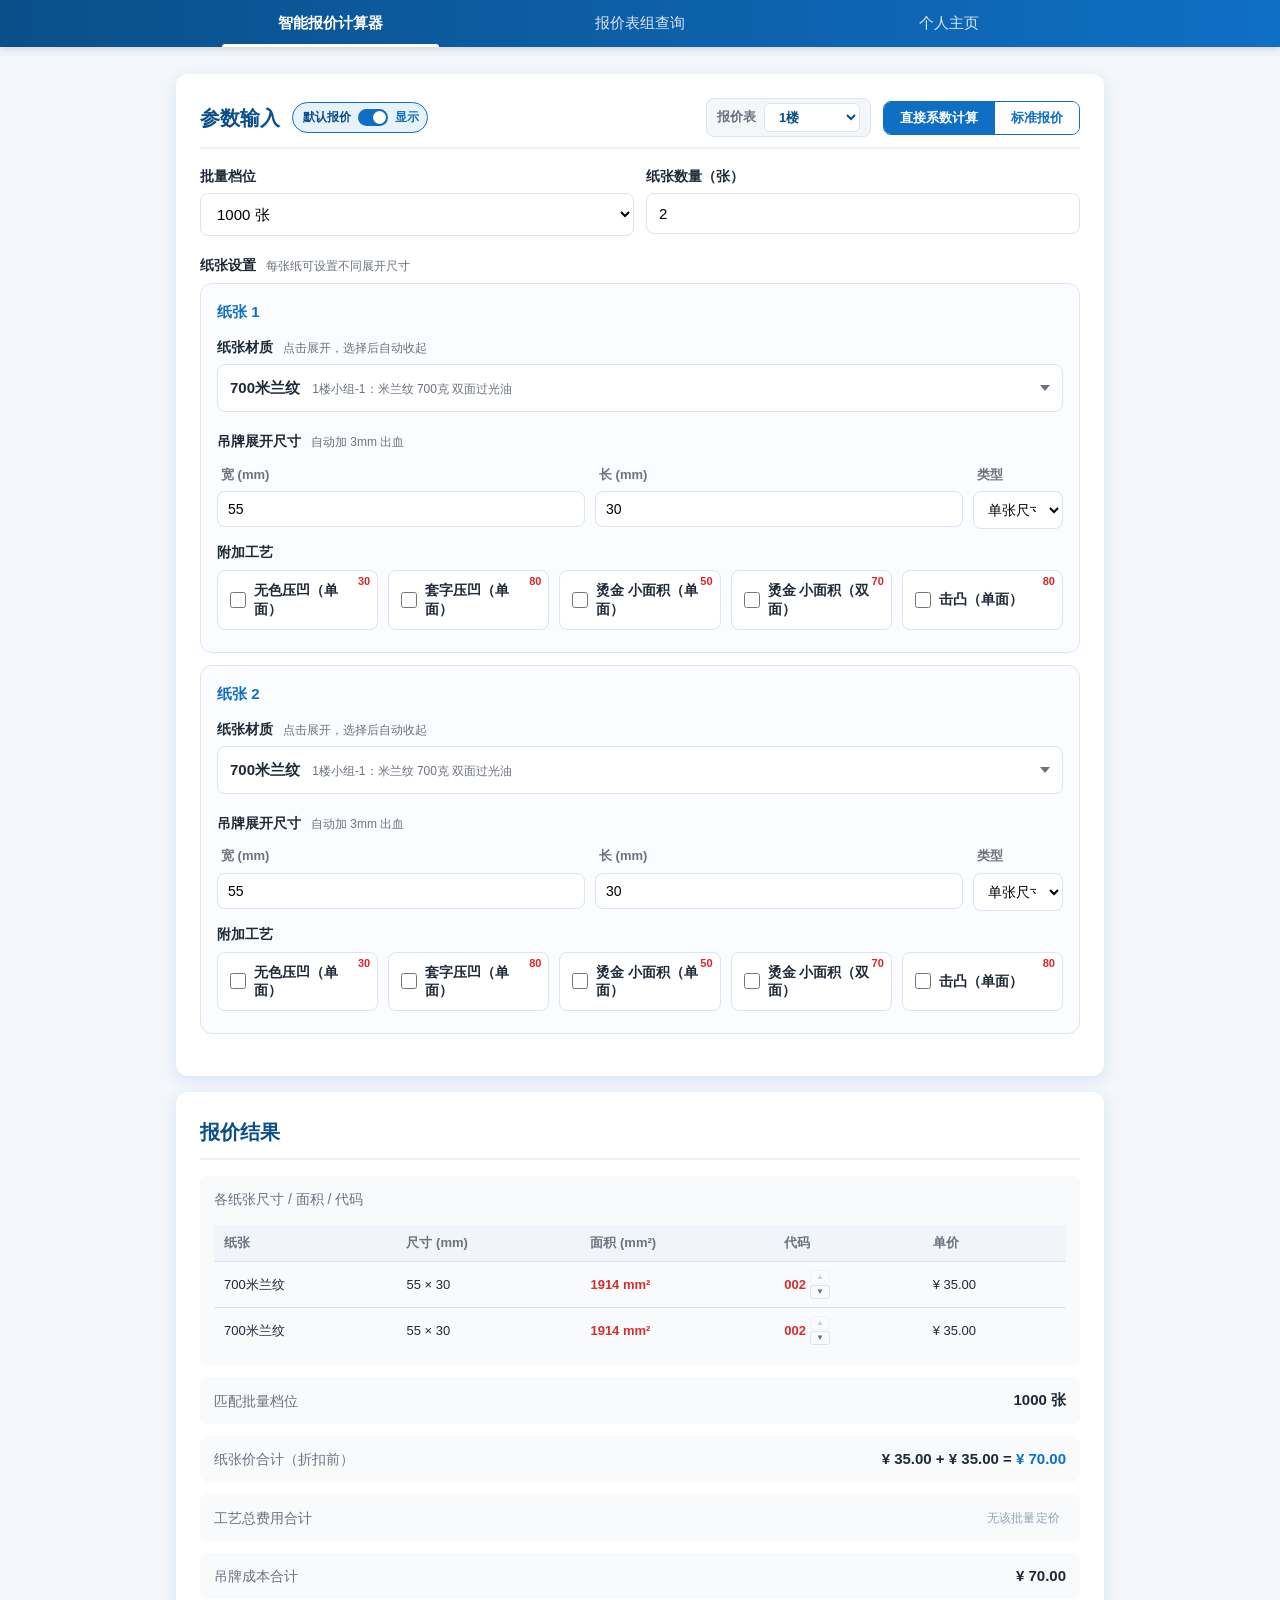
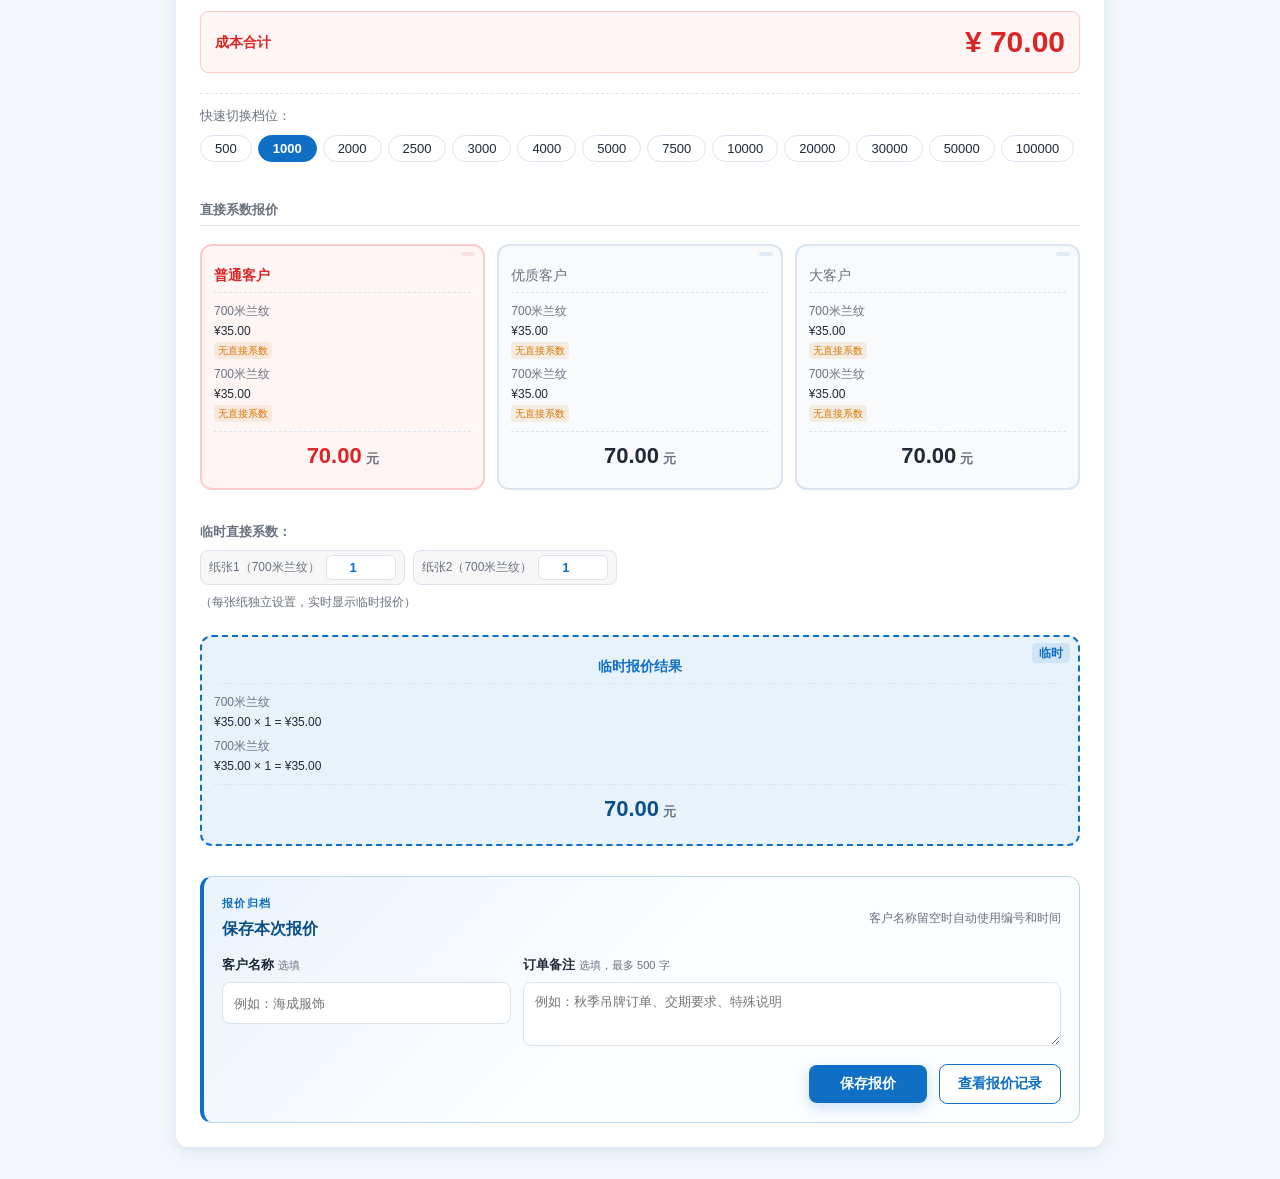
<file: index.html>
<!DOCTYPE html>
<html lang="zh-CN"><head>
  <meta charset="UTF-8">
  <meta name="viewport" content="width=device-width, initial-scale=1.0">
  <meta name="robots" content="noindex, nofollow, noarchive">
  <meta name="googlebot" content="noindex, nofollow">
  <!-- P0 安全：CSP 策略（v7.9：SheetJS 已本地化，script-src 仅允许 'self'，离线双击打开亦可用） -->
  <meta http-equiv="Content-Security-Policy" content="default-src 'self'; script-src 'self'; style-src 'self' 'unsafe-inline'; img-src 'self' data:; connect-src 'self';">
<title>KOKALabel报价系统 v9.4.2</title>
  <link rel="icon" type="image/x-icon" href="favicon.ico?v=9.4.2">
  <link rel="icon" type="image/png" href="favicon.png?v=9.4.2">
  <link rel="apple-touch-icon" href="apple-touch-icon.png?v=9.4.2">
  <link rel="stylesheet" href="css/style.css?v=9.4.2">
</head>
<body>
  <!-- 顶部导航 -->
  <nav class="navbar">
    <div class="nav-inner">
      <button class="nav-btn active" data-page="calculator">智能报价计算器</button>
      <button class="nav-btn" data-page="table">报价表组查询</button>
      <button class="nav-btn" data-page="profile">个人主页</button>
    </div>
  </nav>

  <!-- 页面容器 -->
  <main class="pages">
    <!-- 页面1：智能报价计算器 -->
    <section class="page active" id="page-calculator">
      <div class="card">
        <div class="card-title-row">
          <div class="card-title-main">
            <h2 class="card-title">参数输入</h2>
            <button type="button" id="defaultQuoteToggle" class="quote-visibility-toggle" role="switch" aria-checked="true" title="仅控制标准报价中的默认客户报价">
              <span class="quote-visibility-label">默认报价</span>
              <span class="quote-visibility-track" aria-hidden="true"><span class="quote-visibility-thumb"></span></span>
              <span class="quote-visibility-state" id="defaultQuoteToggleState">显示</span>
            </button>
          </div>
          <div class="title-controls">
            <div class="quick-price-switcher" title="快捷切换当前报价表">
              <span class="switcher-label">报价表</span>
              <select id="quickPriceListSelector" class="quick-price-list-selector"></select>
            </div>
            <div class="calc-mode-switcher">
              <button class="mode-btn active" data-mode="direct">直接系数计算</button>
              <button class="mode-btn" data-mode="standard">标准报价</button>
            </div>
          </div>
        </div>

        <div class="tier-row">
          <div class="form-group">
            <label for="tier">批量档位</label>
            <select id="tier"><option value="">请选择批量档位</option><option value="500">500 张</option><option value="1000">1000 张</option><option value="2000">2000 张</option><option value="2500">2500 张</option><option value="3000">3000 张</option><option value="4000">4000 张</option><option value="5000">5000 张</option><option value="7500">7500 张</option><option value="10000">10000 张</option><option value="20000">20000 张</option><option value="30000">30000 张</option><option value="50000">50000 张</option></select>
          </div>
          <div class="form-group">
            <label for="sheetCount">纸张数量（张）</label>
            <input type="number" id="sheetCount" min="1" step="1" value="2">
          </div>
        </div>

        <div class="form-group">
          <label>纸张设置 <span class="hint">每张纸可设置不同展开尺寸</span></label>
          <div id="sheetList" class="sheet-list"><div class="sheet-card">
          <div class="sheet-title">纸张 1</div>
          <div class="form-group">
            <label>纸张材质 <span class="hint">点击展开，选择后自动收起</span></label>
            <div class="paper-dropdown" data-sheet="0">
              <div class="paper-trigger">
                <div>
                  <span class="paper-trigger-text">702铜版纸</span>
                  <span class="paper-trigger-desc">1号报价表-3：702克 A级铜版纸 双面过哑胶（厚度0.85mm）</span>
                </div>
                <span class="paper-trigger-arrow"></span>
              </div>
              <div class="paper-options">
                
          <div class="paper-option" data-sheet="0" data-paper="paper1">
            <span class="paper-name">350铜版纸</span>
            <span class="paper-desc">1号报价表-1：350克 A级铜版纸 双面过哑胶（厚度0.38mm）</span>
          </div>
        
          <div class="paper-option" data-sheet="0" data-paper="paper2">
            <span class="paper-name">400铜版纸</span>
            <span class="paper-desc">1号报价表-2：400克 A级铜版纸 双面过哑胶（厚度0.45mm）</span>
          </div>
        
          <div class="paper-option active" data-sheet="0" data-paper="paper3">
            <span class="paper-name">702铜版纸</span>
            <span class="paper-desc">1号报价表-3：702克 A级铜版纸 双面过哑胶（厚度0.85mm）</span>
          </div>
        
          <div class="paper-option" data-sheet="0" data-paper="paper4">
            <span class="paper-name">606米白卡</span>
            <span class="paper-desc">1号报价表-4：米白卡 606克（厚度0.8mm）</span>
          </div>
        
          <div class="paper-option" data-sheet="0" data-paper="paper5">
            <span class="paper-name">500白卡纸</span>
            <span class="paper-desc">1号报价表-5：500克 白卡纸（厚度0.55mm）正面过哑胶</span>
          </div>
        
          <div class="paper-option" data-sheet="0" data-paper="paper6">
            <span class="paper-name">海成专用</span>
            <span class="paper-desc">1号报价表-6：400克米白卡 / 160克半透卡 / 200克合成纸（海成专用 / 撕不烂）</span>
          </div>
        
          <div class="paper-option" data-sheet="0" data-paper="paper7">
            <span class="paper-name">700布纹纸</span>
            <span class="paper-desc">1号报价表-7：700克 A级布纹纸 双面过光油（厚度0.85mm）</span>
          </div>
        
          <div class="paper-option" data-sheet="0" data-paper="paper8">
            <span class="paper-name">600牛皮纸</span>
            <span class="paper-desc">1号报价表-8：600克 A级牛皮纸（厚度0.80mm）</span>
          </div>
        
          <div class="paper-option" data-sheet="0" data-paper="paper9">
            <span class="paper-name">40C棉麻布</span>
            <span class="paper-desc">1号报价表-9：棉麻布 40C 米白色</span>
          </div>
        
              </div>
            </div>
          </div>
          <div class="form-group" style="margin-bottom: 0;">
            <label>吊牌展开尺寸 <span class="hint">自动加 3mm 出血</span></label>
            <div class="sheet-size-row">
              <div class="form-group">
                <label class="unit">宽 (mm)</label>
                <input type="number" class="sheet-width" data-sheet="0" min="1" step="1" placeholder="55" value="">
              </div>
              <div class="form-group">
                <label class="unit">长 (mm)</label>
                <input type="number" class="sheet-length" data-sheet="0" min="1" step="1" placeholder="30" value="">
              </div>
              <div class="form-group size-type-group">
                <label class="unit">类型</label>
                <select class="sheet-size-type" data-sheet="0">
                  <option value="single" selected="">单张尺寸</option>
                  <option value="spread">展开尺寸</option>
                </select>
              </div>
            </div>
          </div>
          <div class="form-group" style="margin-bottom: 0; margin-top: 12px;">
            <label>附加工艺</label>
            <div class="craft-list">
              <label class="craft-item">
                <input type="checkbox" value="craft3_1" data-sheet="0" data-craft="craft3_1">
                <span>无色压凹（单面）</span>
              </label>
            
              <label class="craft-item">
                <input type="checkbox" value="craft3_2" data-sheet="0" data-craft="craft3_2">
                <span>套字压凹（单面）</span>
              </label>
            
              <label class="craft-item">
                <input type="checkbox" value="craft3_3" data-sheet="0" data-craft="craft3_3">
                <span>烫金 小面积（单面）</span>
              </label>
            
              <label class="craft-item">
                <input type="checkbox" value="craft3_4" data-sheet="0" data-craft="craft3_4">
                <span>烫金 小面积（双面）</span>
              </label>
            
              <label class="craft-item">
                <input type="checkbox" value="craft3_5" data-sheet="0" data-craft="craft3_5">
                <span>击凸（单面）</span>
              </label>
            </div>
          </div>
        </div><div class="sheet-card">
          <div class="sheet-title">纸张 2</div>
          <div class="form-group">
            <label>纸张材质 <span class="hint">点击展开，选择后自动收起</span></label>
            <div class="paper-dropdown" data-sheet="1">
              <div class="paper-trigger">
                <div>
                  <span class="paper-trigger-text">702铜版纸</span>
                  <span class="paper-trigger-desc">1号报价表-3：702克 A级铜版纸 双面过哑胶（厚度0.85mm）</span>
                </div>
                <span class="paper-trigger-arrow"></span>
              </div>
              <div class="paper-options">
                
          <div class="paper-option" data-sheet="1" data-paper="paper1">
            <span class="paper-name">350铜版纸</span>
            <span class="paper-desc">1号报价表-1：350克 A级铜版纸 双面过哑胶（厚度0.38mm）</span>
          </div>
        
          <div class="paper-option" data-sheet="1" data-paper="paper2">
            <span class="paper-name">400铜版纸</span>
            <span class="paper-desc">1号报价表-2：400克 A级铜版纸 双面过哑胶（厚度0.45mm）</span>
          </div>
        
          <div class="paper-option active" data-sheet="1" data-paper="paper3">
            <span class="paper-name">702铜版纸</span>
            <span class="paper-desc">1号报价表-3：702克 A级铜版纸 双面过哑胶（厚度0.85mm）</span>
          </div>
        
          <div class="paper-option" data-sheet="1" data-paper="paper4">
            <span class="paper-name">606米白卡</span>
            <span class="paper-desc">1号报价表-4：米白卡 606克（厚度0.8mm）</span>
          </div>
        
          <div class="paper-option" data-sheet="1" data-paper="paper5">
            <span class="paper-name">500白卡纸</span>
            <span class="paper-desc">1号报价表-5：500克 白卡纸（厚度0.55mm）正面过哑胶</span>
          </div>
        
          <div class="paper-option" data-sheet="1" data-paper="paper6">
            <span class="paper-name">海成专用</span>
            <span class="paper-desc">1号报价表-6：400克米白卡 / 160克半透卡 / 200克合成纸（海成专用 / 撕不烂）</span>
          </div>
        
          <div class="paper-option" data-sheet="1" data-paper="paper7">
            <span class="paper-name">700布纹纸</span>
            <span class="paper-desc">1号报价表-7：700克 A级布纹纸 双面过光油（厚度0.85mm）</span>
          </div>
        
          <div class="paper-option" data-sheet="1" data-paper="paper8">
            <span class="paper-name">600牛皮纸</span>
            <span class="paper-desc">1号报价表-8：600克 A级牛皮纸（厚度0.80mm）</span>
          </div>
        
          <div class="paper-option" data-sheet="1" data-paper="paper9">
            <span class="paper-name">40C棉麻布</span>
            <span class="paper-desc">1号报价表-9：棉麻布 40C 米白色</span>
          </div>
        
              </div>
            </div>
          </div>
          <div class="form-group" style="margin-bottom: 0;">
            <label>吊牌展开尺寸 <span class="hint">自动加 3mm 出血</span></label>
            <div class="sheet-size-row">
              <div class="form-group">
                <label class="unit">宽 (mm)</label>
                <input type="number" class="sheet-width" data-sheet="1" min="1" step="1" placeholder="55" value="">
              </div>
              <div class="form-group">
                <label class="unit">长 (mm)</label>
                <input type="number" class="sheet-length" data-sheet="1" min="1" step="1" placeholder="30" value="">
              </div>
              <div class="form-group size-type-group">
                <label class="unit">类型</label>
                <select class="sheet-size-type" data-sheet="1">
                  <option value="single" selected="">单张尺寸</option>
                  <option value="spread">展开尺寸</option>
                </select>
              </div>
            </div>
          </div>
          <div class="form-group" style="margin-bottom: 0; margin-top: 12px;">
            <label>附加工艺</label>
            <div class="craft-list">
              <label class="craft-item">
                <input type="checkbox" value="craft3_1" data-sheet="1" data-craft="craft3_1">
                <span>无色压凹（单面）</span>
              </label>
            
              <label class="craft-item">
                <input type="checkbox" value="craft3_2" data-sheet="1" data-craft="craft3_2">
                <span>套字压凹（单面）</span>
              </label>
            
              <label class="craft-item">
                <input type="checkbox" value="craft3_3" data-sheet="1" data-craft="craft3_3">
                <span>烫金 小面积（单面）</span>
              </label>
            
              <label class="craft-item">
                <input type="checkbox" value="craft3_4" data-sheet="1" data-craft="craft3_4">
                <span>烫金 小面积（双面）</span>
              </label>
            
              <label class="craft-item">
                <input type="checkbox" value="craft3_5" data-sheet="1" data-craft="craft3_5">
                <span>击凸（单面）</span>
              </label>
            </div>
          </div>
        </div></div>
        </div>

        <div class="form-group">
          <label>吊绳类型</label>
          <div id="rope" class="rope-list">
        <label class="rope-item">
          <input type="radio" name="rope" value="rope0">
          <span>不加吊绳</span>
        </label>
      
        <label class="rope-item">
          <input type="radio" name="rope" value="rope1" checked="">
          <span>普通吊绳</span>
        </label>
      
        <label class="rope-item">
          <input type="radio" name="rope" value="rope2">
          <span>黑色方头</span>
        </label>
      
        <label class="rope-item">
          <input type="radio" name="rope" value="rope3">
          <span>白色方头</span>
        </label>
      
        <label class="rope-item">
          <input type="radio" name="rope" value="rope4">
          <span>加长加粗子弹头</span>
        </label>
      
        <label class="rope-item">
          <input type="radio" name="rope" value="rope5">
          <span>金色别针</span>
        </label>
      
        <label class="rope-item">
          <input type="radio" name="rope" value="rope6">
          <span>米色棉绳</span>
        </label>
      
        <label class="rope-item">
          <input type="radio" name="rope" value="rope7">
          <span>白色蜡绳</span>
        </label>
      
        <label class="rope-item">
          <input type="radio" name="rope" value="rope8">
          <span>黑色蜡绳</span>
        </label>
      
        <label class="rope-item">
          <input type="radio" name="rope" value="rope9">
          <span>黑色别针</span>
        </label>
      
        <label class="rope-item">
          <input type="radio" name="rope" value="rope10">
          <span>黑双插圆柱蜡绳</span>
        </label>
      
        <label class="rope-item">
          <input type="radio" name="rope" value="rope11">
          <span>白双插圆柱蜡绳</span>
        </label>
      
        <label class="rope-item">
          <input type="radio" name="rope" value="rope12">
          <span>白色双插丝带</span>
        </label>
      
        <label class="rope-item">
          <input type="radio" name="rope" value="rope13">
          <span>黑色双插丝带</span>
        </label>
      
        <label class="rope-item">
          <input type="radio" name="rope" value="rope14">
          <span>紫色双插涤纶</span>
        </label>
      
        <label class="rope-item">
          <input type="radio" name="rope" value="rope15">
          <span>粉色双插涤纶</span>
        </label>
      
        <label class="rope-item">
          <input type="radio" name="rope" value="rope16">
          <span>黑色双插涤纶</span>
        </label>
      
        <label class="rope-item">
          <input type="radio" name="rope" value="rope17">
          <span>白色双插涤纶</span>
        </label>
      
        <label class="rope-item">
          <input type="radio" name="rope" value="rope18">
          <span>白色单插蜡绳</span>
        </label>
      
        <label class="rope-item">
          <input type="radio" name="rope" value="rope19">
          <span>黑色单插蜡绳</span>
        </label>
      
        <label class="rope-item">
          <input type="radio" name="rope" value="rope20">
          <span>黑色双插蜡绳</span>
        </label>
      
        <label class="rope-item">
          <input type="radio" name="rope" value="rope21">
          <span>白色双插蜡绳</span>
        </label>
      
        <label class="rope-item">
          <input type="radio" name="rope" value="rope22">
          <span>防拆条</span>
        </label>
      
        <label class="rope-item">
          <input type="radio" name="rope" value="rope23">
          <span>空白防拆条</span>
        </label>
      
        <label class="rope-item">
          <input type="radio" name="rope" value="rope24">
          <span>棉带防拆条</span>
        </label>
      
        <label class="rope-item">
          <input type="radio" name="rope" value="rope25">
          <span>黑色光胶防拆条</span>
        </label>
      
        <label class="rope-item">
          <input type="radio" name="rope" value="rope26">
          <span>防拆扣</span>
        </label>
      </div>
        </div>

        <div class="form-group">
          <label for="region">收货地区</label>
          <select id="region"><option value="">请选择地区</option><option value="region1">广东省内</option><option value="region2">江浙沪</option><option value="region3">其他省份</option></select>
        </div>
      </div>

      <div class="card">
        <h2 class="card-title">报价结果</h2>
        <div class="result-section" id="resultArea">
          <div class="result-row" style="flex-direction:column;align-items:flex-start;">
            <span class="result-label">各纸张尺寸 / 面积 / 代码</span>
            <table class="sheet-result-table" id="resSheetTable">
              <thead>
                <tr><th>纸张</th><th>尺寸 (mm)</th><th>面积 (mm²)</th><th>代码</th><th>单价</th></tr>
              </thead>
              <tbody></tbody>
            </table>
          </div>
          <div class="result-row">
            <span class="result-label">匹配批量档位</span>
            <span class="result-value" id="resTier">-</span>
          </div>
          <div class="result-row">
            <span class="result-label">纸张价合计（折扣前）</span>
            <span class="result-value" id="resPaperOriginalPrice">-</span>
          </div>
          <div class="result-row">
            <span class="result-label">纸张折后价合计</span>
            <span class="result-value" id="resPaperPrice">-</span>
          </div>
          <div class="result-row">
            <span class="result-label">工艺总费用合计</span>
            <span class="result-value" id="resCraftPrice">-</span>
          </div>
          <div class="result-row">
            <span class="result-label">吊绳费用</span>
            <span class="result-value" id="resRopePrice">-</span>
          </div>
          <div class="result-row">
            <span class="result-label">吊牌成本合计</span>
            <span class="result-value" id="resTagCost">-</span>
          </div>
          <div class="result-row">
            <span class="result-label">邮费</span>
            <span class="result-value" id="resShippingPrice">-</span>
          </div>
          <div class="result-row cost-total-row">
            <span class="result-label">成本合计</span>
            <span class="result-value" id="resCost">-</span>
          </div>
          <div id="resWarnings" class="result-warnings" style="display:none;"></div>

          <!-- 面积系数提示（超 10000 时显示） -->
          <div id="areaCoefficientRow" class="area-coeff-row" style="display:none;">
            <div>
              <span class="coeff-label">面积系数：</span>
              <span class="coeff-value" id="resAreaCoefficient">-</span>
            </div>
            <span class="coeff-desc" id="resAreaCoeffDesc"></span>
          </div>

          <!-- 批量档位快速切换 -->
          <div id="tierQuickSwitch" class="tier-quick-switch" style="display:none;">
            <span class="tier-quick-label">快速切换档位：</span>
            <div class="tier-quick-btns" id="tierQuickBtns"></div>
          </div>

          <!-- 默认客户等级报价卡片 -->
          <div class="price-section-label" id="defaultPriceLabel">默认报价（原邮费）</div>
          <div id="priceCards" class="price-cards"></div>

          <!-- 临时毛利系数快速设置 -->
          <div id="customCoeffBar" class="custom-coeff-bar" style="display:none;">
            <span class="custom-coeff-label">临时毛利系数：</span>
            <input type="number" id="customCoeffInput" class="custom-coeff-input" min="1" max="10" step="0.01" placeholder="如 1.18" />
            <span class="custom-coeff-hint">（临时显示，不影响默认设置）</span>
          </div>
          <div id="customPriceCard" class="price-cards" style="display:none;"></div>

          <!-- v6.8：临时直接系数（每纸独立，直接系数模式显示） -->
          <div id="tempCoeffBar" class="custom-coeff-bar temp-coeff-bar" style="display:none;">
            <span class="custom-coeff-label">临时直接系数：</span>
            <div id="tempCoeffInputs" class="temp-coeff-inputs"></div>
            <span class="custom-coeff-hint">（每张纸独立设置，实时显示临时报价）</span>
          </div>
          <div id="tempCoeffResults" class="price-cards" style="display:none;"></div>

          <!-- 邮费快速修改 -->
          <div id="shippingOverrideBar" class="shipping-override-bar" style="display:none;">
            <span class="shipping-override-label">邮费快速修改：</span>
            <input type="number" id="shippingOverrideInput" class="shipping-override-input" min="0" step="0.01" placeholder="输入修改后的邮费" />
            <button class="btn sm" id="shippingOverrideClear">清除</button>
            <span class="shipping-override-hint">（修改后下方显示基于新邮费的报价）</span>
          </div>
          <div id="shippingOverrideLabel" class="price-section-label" style="display:none;">修改邮费后报价</div>
          <div id="shippingOverrideCost" class="shipping-override-cost-row" style="display:none;">
            <span class="shipping-override-cost-label">修改后成本</span>
            <span class="shipping-override-cost-value" id="shippingOverrideCostValue">-</span>
          </div>
          <div id="shippingOverrideCards" class="price-cards shipping-override-cards" style="display:none;"></div>

          <!-- 报价记录保存 -->
          <section class="quote-save-panel" aria-labelledby="quoteSaveTitle">
            <div class="quote-save-heading">
              <div>
                <span class="quote-save-kicker">报价归档</span>
                <h3 id="quoteSaveTitle">保存本次报价</h3>
              </div>
              <span class="quote-save-hint">客户名称留空时自动使用编号和时间</span>
            </div>
            <div class="quote-save-fields">
              <label class="quote-save-field">
                <span>客户名称 <small>选填</small></span>
                <input type="text" id="quoteCustomerName" maxlength="60" placeholder="例如：海成服饰" autocomplete="off" />
              </label>
              <label class="quote-save-field quote-save-note-field">
                <span>订单备注 <small>选填，最多 500 字</small></span>
                <textarea id="quoteOrderNote" maxlength="500" rows="2" placeholder="例如：秋季吊牌订单、交期要求、特殊说明"></textarea>
              </label>
            </div>
            <div class="quote-save-actions">
              <button type="button" class="btn quote-save-primary" id="saveQuoteBtn" disabled>保存报价</button>
              <button type="button" class="btn secondary" id="openQuoteHistoryBtn">查看报价记录</button>
            </div>
          </section>
        </div>
      </div>
    </section>

    <!-- 页面2：1号报价表查询 -->
    <section class="page" id="page-table">
      <div class="card">
        <h2 class="card-title">报价表组查询</h2>

        <!-- 报价表组切换器 -->
        <div class="price-list-switcher">
          <label class="switcher-label">当前报价表：</label>
          <select id="priceListSelector" class="price-list-selector"></select>
          <button class="btn danger-outline sm" id="deletePriceListBtn" title="删除当前报价表（不允许删除最后一个）">删除当前报价表</button>
        </div>

        <div class="table-toolbar">
          <input type="text" id="searchInput" placeholder="输入代码或面积搜索...">
          <span class="paper-discount" id="paperDiscount">请先选择纸张</span>
          <span class="table-meta" id="tableMeta">行数：0</span>
        </div>

        <!-- Sheet 纸张选择器：下拉 + 数字分页 -->
        <div class="sheet-selector-bar">
          <select id="paperSelector" class="paper-selector"></select>
        </div>

        <div class="table-wrap">
          <table id="priceTable">
            <thead>
              <tr>
                <th>代码</th>
                <th>最大含出血面积 (mm²)</th>
                <!-- 动态档位表头 -->
              </tr>
            </thead>
            <tbody>
              <!-- 动态行 -->
            </tbody>
          </table>
        </div>

        <div class="table-wrap" style="margin-top:20px;">
          <h3 style="font-size:14px;color:var(--brand-dark);margin-bottom:10px;">吊牌特殊工艺价格表</h3>
          <table id="craftTable">
            <thead>
              <tr>
                <th>工艺名称</th>
                <!-- 动态档位表头 -->
              </tr>
            </thead>
            <tbody>
              <!-- 动态行 -->
            </tbody>
          </table>
        </div>

        <!-- v6.7：直接系数档位表（单独框体表格显示，位于吊牌特殊工艺价格表下方） -->
        <div class="table-wrap" id="directCoeffWrap" style="margin-top:20px;">
          <h3 style="font-size:14px;color:var(--brand-dark);margin-bottom:10px;">直接系数档位表</h3>
          <table id="directCoeffTable">
            <thead>
              <tr>
                <th>项目</th>
                <!-- 动态档位表头 -->
              </tr>
            </thead>
            <tbody>
              <!-- 动态行 -->
            </tbody>
          </table>
        </div>

        <!-- v7.0：批量直接报价表（仅部分 Sheet 有配置，无配置时显示占位提示） -->
        <div class="table-wrap" id="batchDirectWrap" style="margin-top:20px;">
          <h3 style="font-size:14px;color:var(--brand-dark);margin-bottom:10px;">批量直接报价表</h3>
          <table id="batchDirectTable">
            <thead>
              <tr>
                <th>项目</th>
                <!-- 动态档位表头 -->
              </tr>
            </thead>
            <tbody>
              <!-- 动态行 -->
            </tbody>
          </table>
        </div>

        <!-- v7.9：吊绳价格表（全局共享，就地编辑） -->
        <div class="table-wrap" id="ropePriceWrap" style="margin-top:20px;">
          <h3 style="font-size:14px;color:var(--brand-dark);margin-bottom:6px;">吊绳价格表 <span style="font-size:12px;color:var(--text-secondary);font-weight:400;">（全局共享，不随报价表切换；点击价格数字直接修改）</span></h3>
          <table id="ropePriceTable">
            <thead>
              <tr>
                <th>吊绳名称</th>
                <!-- 动态档位表头 -->
              </tr>
            </thead>
            <tbody>
              <!-- 动态行 -->
            </tbody>
          </table>
        </div>

        <!-- v7.9：邮费价格表（全局共享，就地编辑） -->
        <div class="table-wrap" id="shippingPriceWrap" style="margin-top:20px;">
          <h3 style="font-size:14px;color:var(--brand-dark);margin-bottom:6px;">邮费价格表 <span style="font-size:12px;color:var(--text-secondary);font-weight:400;">（全局共享，不随报价表切换；点击数字直接修改）</span></h3>
          <table id="shippingPriceTable">
            <thead>
              <tr>
                <th>地区名称</th>
                <!-- 动态档位表头 -->
              </tr>
            </thead>
            <tbody>
              <!-- 动态行 -->
            </tbody>
          </table>
        </div>

        <div class="pagination" id="paginationBar">
          <button class="btn" id="prevPaper" disabled="">上一张</button>
          <span class="page-info" id="paperPageInfo">-</span>
          <button class="btn" id="nextPaper" disabled="">下一张</button>
        </div>

        <div class="notes" id="paperNotes">备注：切换纸张查看对应1号报价表。</div>
      </div>
    </section>

    <!-- 页面3：个人主页 -->
    <section class="page" id="page-profile">
      <div class="profile-hero">
        <div class="avatar">海</div>
        <div class="profile-meta">
          <h3>KOKALabel <span class="placeholder-badge">占位 UI</span></h3>
          <p>管理员 · 本地配置 · 下次打开保留</p>
        </div>
      </div>

      <div class="card">
        <h2 class="card-title">仓库链接</h2>
        <a class="warehouse-link" href="https://box-wms.pages.dev/" target="_blank" rel="noopener noreferrer">
          <span class="warehouse-link-label">我的仓库</span>
          <span class="warehouse-link-external">↗</span>
        </a>
      </div>

      <div class="card">
        <h2 class="card-title">报价设置</h2>

        <div class="profile-section">
          <h3 class="section-title">客户建议价格 · 毛利系数</h3>
          <div id="levelSettings">
        <div class="level-editor" data-level-id="level1">
          <input type="text" class="level-name" value="普通客户" placeholder="等级名称">
          <input type="number" class="level-coefficient" value="1.2" min="1" step="0.01">
          <span class="unit">倍</span>
          <button class="btn danger sm" data-action="remove-level" data-index="0">删除</button>
        </div>
      
        <div class="level-editor" data-level-id="level2">
          <input type="text" class="level-name" value="优质客户" placeholder="等级名称">
          <input type="number" class="level-coefficient" value="1.15" min="1" step="0.01">
          <span class="unit">倍</span>
          <button class="btn danger sm" data-action="remove-level" data-index="1">删除</button>
        </div>
      
        <div class="level-editor" data-level-id="level3">
          <input type="text" class="level-name" value="大客户" placeholder="等级名称">
          <input type="number" class="level-coefficient" value="1.1" min="1" step="0.01">
          <span class="unit">倍</span>
          <button class="btn danger sm" data-action="remove-level" data-index="2">删除</button>
        </div>
      </div>
          <div class="btn-group">
            <button class="btn secondary sm" id="addLevelBtn">+ 新增等级</button>
            <button class="btn secondary sm" id="resetLevelBtn">恢复默认</button>
          </div>
        </div>

        <div class="profile-section">
          <h3 class="section-title">金额显示</h3>
          <div class="setting-row">
            <div class="setting-info">
              <div class="setting-label">报价小数位数</div>
              <div class="setting-desc">所有金额显示保留几位小数（修改后立即生效）</div>
            </div>
            <div class="setting-control">
              <input type="number" id="decimalPlaces" min="0" max="4" value="2">
            </div>
          </div>
        </div>

        <div class="profile-section">
          <h3 class="section-title">公司信息与报价单</h3>
          <div class="setting-row">
            <div class="setting-info">
              <div class="setting-label">公司名称</div>
              <div class="setting-desc">显示在报价单顶部</div>
            </div>
            <div class="setting-control">
              <input type="text" id="companyName" placeholder="KOKALabel">
            </div>
          </div>
          <div class="setting-row">
            <div class="setting-info">
              <div class="setting-label">联系电话</div>
              <div class="setting-desc">客户回拨用</div>
            </div>
            <div class="setting-control">
              <input type="text" id="companyPhone" placeholder="待填写">
            </div>
          </div>
        </div>

        <div class="profile-section">
          <h3 class="section-title">默认选项</h3>
          <div class="setting-row">
            <div class="setting-info">
              <div class="setting-label">默认批量档位</div>
              <div class="setting-desc">打开计算器时的默认选项</div>
            </div>
            <div class="setting-control">
              <select id="defaultTier"><option value="">跟随纸张</option><option value="500">500 张</option><option value="1000">1000 张</option><option value="2000">2000 张</option><option value="2500">2500 张</option><option value="5000">5000 张</option><option value="10000">10000 张</option><option value="20000">20000 张</option><option value="50000">50000 张</option></select>
            </div>
          </div>
          <div class="setting-row">
            <div class="setting-info">
              <div class="setting-label">默认吊绳类型</div>
              <div class="setting-desc">打开计算器时吊绳单选默认选中</div>
            </div>
            <div class="setting-control">
              <select id="defaultRope"><option value="">跟随默认（普通吊绳）</option><option value="rope0">不加吊绳</option><option value="rope1">普通吊绳</option><option value="rope2">黑色方头</option><option value="rope3">白色方头</option><option value="rope4">加长加粗子弹头</option><option value="rope5">金色别针</option><option value="rope6">米色棉绳</option><option value="rope7">白色蜡绳</option><option value="rope8">黑色蜡绳</option><option value="rope9">黑色别针</option><option value="rope10">黑双插圆柱蜡绳</option><option value="rope11">白双插圆柱蜡绳</option><option value="rope12">白色双插丝带</option><option value="rope13">黑色双插丝带</option><option value="rope14">紫色双插涤纶</option><option value="rope15">粉色双插涤纶</option><option value="rope16">黑色双插涤纶</option><option value="rope17">白色双插涤纶</option><option value="rope18">白色单插蜡绳</option><option value="rope19">黑色单插蜡绳</option><option value="rope20">黑色双插蜡绳</option><option value="rope21">白色双插蜡绳</option><option value="rope22">防拆条</option><option value="rope23">空白防拆条</option><option value="rope24">棉带防拆条</option><option value="rope25">黑色光胶防拆条</option><option value="rope26">防拆扣</option></select>
            </div>
          </div>
          <div class="setting-row">
            <div class="setting-info">
              <div class="setting-label">默认纸张材质</div>
              <div class="setting-desc">打开计算器时默认显示的1号报价表</div>
            </div>
            <div class="setting-control">
              <select id="defaultPaper"><option value="">跟随默认（1号报价表-3）</option><option value="paper1">350铜版纸</option><option value="paper2">400铜版纸</option><option value="paper3">702铜版纸</option><option value="paper4">606米白卡</option><option value="paper5">500白卡纸</option><option value="paper6">海成专用</option><option value="paper7">700布纹纸</option><option value="paper8">600牛皮纸</option><option value="paper9">40C棉麻布</option></select>
            </div>
          </div>
        </div>

        <div class="btn-group">
          <button class="btn sm" id="saveProfileBtn">保存设置</button>
          <button class="btn secondary sm" id="exportProfileBtn">导出配置</button>
        </div>
      </div>

      <div class="card">
        <h2 class="card-title">计算规则说明</h2>
        <details class="rule-block" open>
          <summary>直接系数</summary>
          <div class="rule-content">
            <p>直接系数只读取报价表（Excel）每个 Sheet 的「直接系数档位 / 最高倍数 / 最低倍数」三行数据，不再支持在个人主页全局设置。修改直接系数请直接编辑报价表后重新导入。</p>
            <p><strong>有直接系数的纸张：</strong>按表格档位计算直接系数（最高倍数→普通客户，最低倍数→大客户，中间等级等差插值），不再计算纸张折扣。</p>
            <p><strong>无直接系数的纸张：</strong>按标准报价计算（乘折扣系数），使用客户建议价格 · 毛利系数。</p>
          </div>
        </details>
        <details class="rule-block">
          <summary>面积系数</summary>
          <div class="rule-content">
            <p><strong>优先使用报价表价格：</strong>当报价表内有覆盖当前面积的规格（含最大面积超过 10000mm² 的规格，如 2/3/4 号报价表）时，直接按该规格的报价表价格计算，不乘面积系数。</p>
            <p><strong>何时触发面积系数：</strong>仅当计算面积（含出血后的面积）超过该报价表所有规格的最大面积时，系统自动使用最大规格的价格作为基础价，并乘以面积系数计算最终价格。</p>
            <p><strong>面积系数如何计算：</strong>面积系数 = 计算面积 ÷ 10000，四舍五入保留两位小数。举例：计算面积为 21904mm²，系数 = 21904 ÷ 10000 = 2.19。</p>
            <p><strong>价格如何计算：</strong>最终纸张价 = 最大规格基础价 × 面积系数。举例：某纸最大规格基础价 ¥100，面积系数 2.19，则最终价 = 100 × 2.19 = ¥219。</p>
            <p><strong>报价结果中的显示：</strong>当触发面积系数时，报价结果区域会显示面积系数提示行，同时纸张价格合计行会以「¥ 基础价 × 系数 = ¥ 最终价」的格式显示。面积在报价表规格范围内时不显示面积系数，按报价表价格正常计算。</p>
          </div>
        </details>
      </div>

      <div class="card">
        <h2 class="card-title">数据管理</h2>
        <div class="tabs">
          <button class="tab active" data-tab="config">价格配置</button>
          <button class="tab" data-tab="history">报价历史</button>
          <button class="tab" data-tab="cloud">云同步 <span class="placeholder-badge">占位</span></button>
        </div>

        <div class="tab-panel active" id="panel-config">
          <div style="display:flex;align-items:center;justify-content:space-between;flex-wrap:wrap;gap:10px;margin-bottom:14px;">
            <div>
              <h3 style="font-size:14px;color:var(--brand-dark);margin:0;">价格配置导入 / 导出</h3>
              <p style="font-size:12px;color:var(--text-secondary);margin:4px 0 0;">支持多报价表管理：导入 Excel = 新增报价表，切换报价表查看不同价格。吊绳/邮费全局共享，不随报价表切换。</p>
            </div>
            <button class="btn danger-outline sm" id="resetToDefaultsBtn" title="清空纸张/工艺/吊绳/客户等级的所有本地修改，恢复出厂配置（不影响报价历史与本地快照）">重置为默认配置</button>
          </div>

          <div style="margin-bottom:18px;">
            <h4 style="font-size:13px;color:var(--brand-dark);margin-bottom:8px;">报价表 Excel（导入 = 新增报价表）</h4>
            <div class="btn-group">
              <button class="btn" id="exportExcelBtn">导出当前报价表 Excel</button>
              <button class="btn secondary" id="importExcelBtn">导入报价表 Excel</button>
              <button class="btn secondary" id="downloadTemplateBtn">下载 Excel 模板</button>
              <input type="file" id="importExcelFile" accept=".xlsx,.xls" style="display:none">
            </div>
            <div id="excelImportStatus" style="margin-top:10px;font-size:13px;color:var(--text-secondary);"></div>
          </div>

          <div style="margin-bottom:18px;">
            <h4 style="font-size:13px;color:var(--brand-dark);margin-bottom:8px;">吊绳报价</h4>
            <div class="btn-group">
              <button class="btn" id="exportRopeExcelBtn">导出吊绳 Excel</button>
              <button class="btn secondary" id="importRopeExcelBtn">导入吊绳 Excel</button>
              <button class="btn secondary" id="downloadRopeTemplateBtn">下载吊绳模板</button>
              <input type="file" id="importRopeExcelFile" accept=".xlsx,.xls" style="display:none">
            </div>
            <div id="ropeExcelImportStatus" style="margin-top:10px;font-size:13px;color:var(--text-secondary);"></div>
          </div>

          <div style="margin-bottom:18px;">
            <h4 style="font-size:13px;color:var(--brand-dark);margin-bottom:8px;">邮费报价</h4>
            <div class="btn-group">
              <button class="btn" id="exportShippingExcelBtn">导出邮费 Excel</button>
              <button class="btn secondary" id="importShippingExcelBtn">导入邮费 Excel</button>
              <button class="btn secondary" id="downloadShippingTemplateBtn">下载邮费模板</button>
              <input type="file" id="importShippingExcelFile" accept=".xlsx,.xls" style="display:none">
            </div>
            <div id="shippingExcelImportStatus" style="margin-top:10px;font-size:13px;color:var(--text-secondary);"></div>
          </div>

          <div class="btn-group">
            <button class="btn" id="exportDataBtn">导出完整配置 JSON</button>
            <button class="btn secondary" id="importDataBtn">导入配置 JSON</button>
            <input type="file" id="importFile" accept=".json" style="display:none">
          </div>

          <div style="margin-top:18px;">
            <h4 style="font-size:13px;color:var(--brand-dark);margin-bottom:8px;">本地备份（推荐）</h4>
            <p style="font-size:12px;color:var(--text-secondary);margin-bottom:10px;">一键把当前所有配置（纸张/吊绳/工艺/客户等级/历史/快照）打包保存到本机文件；换浏览器或换电脑时用「恢复本地备份」一键还原。</p>
            <div class="btn-group">
              <button class="btn" id="exportLocalBackupBtn">保存到本地文件</button>
              <button class="btn secondary" id="importLocalBackupBtn">从本地文件恢复</button>
              <input type="file" id="importLocalBackupFile" accept=".json" style="display:none">
            </div>
            <div id="localBackupStatus" style="margin-top:10px;font-size:13px;color:var(--text-secondary);"></div>
          </div>
        </div>

        <div class="tab-panel" id="panel-history">
          <div class="history-panel-heading">
            <div>
              <h3>历史报价记录</h3>
              <p>保存的是当时报价快照；重新载入参数后将按当前价格重新计算。</p>
            </div>
            <button class="btn danger-outline sm" id="clearHistoryBtn">清空全部记录</button>
          </div>
          <div class="history-table-wrap">
            <table class="data-table history-table" id="historyTable" style="display: none;">
              <thead>
                <tr><th>客户 / 编号</th><th>保存时间</th><th>模式 / 报价表</th><th>档位</th><th>成本</th><th>建议价</th><th>操作</th></tr>
              </thead>
              <tbody></tbody>
            </table>
          </div>
          <div class="empty-state" id="historyEmpty" style="display: block;">暂无报价记录。</div>
        </div>

        <div class="tab-panel" id="panel-cloud">
          <h3 style="font-size:14px;color:var(--brand-dark);margin:6px 0 10px;">云同步中心</h3>
          <p style="font-size:13px;color:var(--text-secondary);margin-bottom:14px;">后续可接入 Cloudflare D1 / KV 或自建后端，实现账号登录与跨设备数据同步。</p>
          <div class="feature-grid">
            <div class="feature-card" data-toast="账号登录功能占位">
              <div class="feature-icon">👤</div>
              <div class="feature-title">账号登录</div>
              <div class="feature-desc">手机号 / 邮箱 + 验证码</div>
            </div>
            <div class="feature-card" data-toast="自动同步功能占位">
              <div class="feature-icon">☁</div>
              <div class="feature-title">自动同步</div>
              <div class="feature-desc">修改后实时上传云端</div>
            </div>
            <div class="feature-card" data-toast="团队共享功能占位">
              <div class="feature-icon">👥</div>
              <div class="feature-title">团队共享</div>
              <div class="feature-desc">多账号共享统一价格表</div>
            </div>
            <div class="feature-card" data-toast="版本回滚功能占位">
              <div class="feature-icon">↺</div>
              <div class="feature-title">版本回滚</div>
              <div class="feature-desc">恢复到任意历史版本</div>
            </div>
          </div>
        </div>
      </div>

      <div class="card">
        <h2 class="card-title">快照与统计报表</h2>
        <div class="stats-snapshot-layout">
          <div class="snapshot-box">
            <h4 style="font-size:13px;color:var(--brand-dark);margin:0 0 8px;">本地快照列表</h4>
            <table class="data-table" id="snapshotTable" style="display: none;">
              <thead>
                <tr><th>快照名</th><th>时间</th><th>操作</th></tr>
              </thead>
              <tbody></tbody>
            </table>
            <div class="empty-state" id="snapshotEmpty" style="display: block;">暂无快照，点击下方按钮创建。</div>
            <div class="btn-group">
              <button class="btn secondary sm" id="createSnapshotBtn">+ 创建当前快照</button>
              <button class="btn danger sm" id="clearSnapshotBtn">清空快照</button>
              <button class="btn sm" id="exportSnapshotsBtn">导出快照</button>
            </div>
          </div>
          <div class="stats-box">
            <div class="stats-box-header">
              <h4 style="font-size:13px;color:var(--brand-dark);margin:0;">统计报表</h4>
              <button class="btn sm" id="exportStatsBtn">导出统计报表</button>
            </div>
            <div id="statsContent" class="stats-content"></div>
          </div>
        </div>
      </div>

      <div class="card">
        <h2 class="card-title">更多功能</h2>
        <div class="feature-grid">
          <div class="feature-card" data-toast="客户管理功能占位">
            <div class="feature-icon">🧑</div>
            <div class="feature-title">客户管理</div>
            <div class="feature-desc">客户档案、等级绑定、报价偏好</div>
          </div>
          <div class="feature-card" data-toast="订单管理功能占位">
            <div class="feature-icon">📦</div>
            <div class="feature-title">订单管理</div>
            <div class="feature-desc">从报价一键生成订单、状态跟踪</div>
          </div>
          <div class="feature-card" data-toast="价格趋势功能占位">
            <div class="feature-icon">📈</div>
            <div class="feature-title">价格趋势</div>
            <div class="feature-desc">纸张/工艺价格历史曲线</div>
          </div>
          <div class="feature-card" data-toast="打印报价单功能占位">
            <div class="feature-icon">🖨</div>
            <div class="feature-title">打印报价单</div>
            <div class="feature-desc">生成 PDF 报价单并打印</div>
          </div>
          <div class="feature-card" data-toast="系统设置功能占位">
            <div class="feature-icon">⚙</div>
            <div class="feature-title">系统设置</div>
            <div class="feature-desc">主题、语言、通知、缓存清理</div>
          </div>
        </div>
        <div class="profile-section" style="margin-top:20px;border-top:1px solid var(--border);padding-top:20px;">
          <div class="setting-row">
            <div class="setting-info">
              <div class="setting-label">当前版本</div>
              <div class="setting-desc">KOKALabel报价系统 v9.4.2</div>
            </div>
            <div class="setting-control">
              <span class="placeholder-badge">正式版</span>
            </div>
          </div>
          <div class="setting-row">
            <div class="setting-info">
              <div class="setting-label">数据存储</div>
              <div class="setting-desc">当前使用浏览器 localStorage，后续迁移至数据库</div>
            </div>
            <div class="setting-control">
              <span class="placeholder-badge">本地</span>
            </div>
          </div>
          <div class="setting-row">
            <div class="setting-info">
              <div class="setting-label">测试阶段提示</div>
              <div class="setting-desc">当前为测试阶段，页面已屏蔽搜索引擎收录。后续将开放公开访问，届时移除 noindex 标签即可。</div>
            </div>
            <div class="setting-control">
              <span class="placeholder-badge" style="background:var(--brand);color:#fff;">测试中</span>
            </div>
          </div>
        </div>
      </div>

      <div class="card" style="border: 2px solid var(--danger-border); background: var(--danger-light);">
        <h2 class="card-title" style="color: var(--danger); border-bottom-color: var(--danger-border);">全局恢复</h2>
        <div class="setting-row">
          <div class="setting-info">
            <div class="setting-label" style="color: var(--danger);">一键恢复全局默认设置（保留数据）</div>
            <div class="setting-desc">恢复到出厂默认状态（纸张 / 工艺 / 吊绳 / 邮费 / 客户等级 / 公司信息 / 个人偏好）。报价历史与本地快照不受影响。操作不可撤销。</div>
          </div>
          <div class="setting-control">
            <button class="btn danger sm" id="resetAllSettingsBtn">一键恢复全局默认</button>
          </div>
        </div>
        <div class="setting-row" style="border-top:1px solid var(--danger-border);padding-top:16px;">
          <div class="setting-info">
            <div class="setting-label" style="color: var(--danger);">一键恢复默认并清除缓存</div>
            <div class="setting-desc">恢复到出厂默认状态，并删除报价历史与本地快照（清空缓存）。此操作会彻底清空业务数据，不可撤销。</div>
          </div>
          <div class="setting-control">
            <button class="btn danger sm" id="fullResetAndClearCacheBtn">恢复默认并清除缓存</button>
          </div>
        </div>
      </div>
    </section>

    <!-- 页面4：数据管理 + 页面5：更多 已合并到 个人主页（page-profile）中 -->
  </main>

  <!-- 报价历史详情 -->
  <dialog class="history-dialog" id="historyDetailDialog" aria-labelledby="historyDetailTitle">
    <div class="history-dialog-shell">
      <header class="history-dialog-header">
        <div>
          <span class="history-dialog-kicker">保存时的报价快照</span>
          <h2 id="historyDetailTitle">报价详情</h2>
        </div>
        <button type="button" class="history-dialog-close" id="historyDetailCloseBtn" aria-label="关闭报价详情">×</button>
      </header>
      <div class="history-dialog-content" id="historyDetailContent"></div>
      <footer class="history-dialog-footer">
        <button type="button" class="btn" id="historyDetailLoadBtn">重新载入参数</button>
        <button type="button" class="btn secondary" id="historyDetailCancelBtn">关闭</button>
      </footer>
    </div>
  </dialog>

  <!-- v8.0：邮费重量输入对话框 -->
  <dialog class="shipping-dialog" id="shippingWeightDialog" aria-label="输入吊牌重量">
    <div class="shipping-dialog-shell">
      <header class="shipping-dialog-header">
        <h2>输入吊牌重量</h2>
        <button type="button" class="shipping-dialog-close" data-close-dialog="shippingWeightDialog" aria-label="关闭">×</button>
      </header>
      <div class="shipping-dialog-body">
        <p class="shipping-dialog-desc" id="shippingWeightDesc"></p>
        <label class="shipping-dialog-field">
          <span>吊牌重量（kg）</span>
          <input type="number" id="shippingWeightInput" min="0" step="0.1" inputmode="decimal" placeholder="请输入吊牌总重量">
        </label>
      </div>
      <footer class="shipping-dialog-footer">
        <button type="button" class="btn secondary" data-close-dialog="shippingWeightDialog">取消</button>
        <button type="button" class="btn" id="shippingWeightConfirm">确定</button>
      </footer>
    </div>
  </dialog>

  <!-- v8.0：邮费手动输入对话框 -->
  <dialog class="shipping-dialog" id="manualShippingDialog" aria-label="手动输入邮费">
    <div class="shipping-dialog-shell">
      <header class="shipping-dialog-header">
        <h2>手动输入邮费</h2>
        <button type="button" class="shipping-dialog-close" data-close-dialog="manualShippingDialog" aria-label="关闭">×</button>
      </header>
      <div class="shipping-dialog-body">
        <p class="shipping-dialog-desc" id="manualShippingDesc"></p>
        <label class="shipping-dialog-field">
          <span>邮费（元）</span>
          <input type="number" id="manualShippingInput" min="0" step="0.01" inputmode="decimal" placeholder="请输入邮费金额">
        </label>
      </div>
      <footer class="shipping-dialog-footer">
        <button type="button" class="btn secondary" data-close-dialog="manualShippingDialog">取消</button>
        <button type="button" class="btn" id="manualShippingConfirm">确定</button>
      </footer>
    </div>
  </dialog>

  <!-- 提示条 -->
  <div class="toast" id="toast"></div>

  <!-- P1 访问控制：前端口令门遮罩（ACCESS_ENABLED=true 时由 app.js 显示） -->
  <div class="access-gate" id="access-gate" hidden>
    <div class="access-gate-card">
      <h2 class="access-gate-title">KOKALabel 报价系统</h2>
      <p class="access-gate-desc">本系统包含价格数据，请输入访问口令</p>
      <input type="password" id="access-gate-input" class="access-gate-input" placeholder="访问口令" autocomplete="off">
      <button type="button" id="access-gate-submit" class="access-gate-btn">进入系统</button>
      <p class="access-gate-error" id="access-gate-error" role="alert"></p>
    </div>
  </div>

  <!-- v7.9: SheetJS 本地化（离线双击打开亦可导出/导入 Excel），先于业务脚本加载，XLSX 全局可用 -->
<script src="js/vendor/xlsx.full.min.js?v=9.4.2"></script>
  <script src="js/data.js?v=9.4.2"></script>
  <script src="js/app.js?v=9.4.2"></script>
</body></html>
</file>
<file: css/style.css>
/* KOKALabel报价系统 v9.4.2 - 样式表 */

/* ===================== 全局变量与重置 ===================== */
    :root {
      --brand: #0f6fc4;
      --brand-dark: #0a4f8a;
      --brand-light: #e8f2fb;
      --text: #1f2937;
      --text-secondary: #6b7280;
      --bg: #f3f6fa;
      --card: #ffffff;
      --danger: #dc2626;
      --danger-light: #fff5f5;
      --danger-border: #fecaca;
      --success: #059669;
      --border: #dbe4f0;
      --shadow: 0 4px 14px rgba(15, 111, 196, 0.12);
      --radius: 12px;
    }

    * {
      box-sizing: border-box;
      margin: 0;
      padding: 0;
    }

    html, body {
      height: 100%;
      font-family: -apple-system, BlinkMacSystemFont, "Segoe UI", "PingFang SC", "Microsoft YaHei", sans-serif;
      background: var(--bg);
      color: var(--text);
      line-height: 1.6;
    }

    /* ===================== 顶部导航 ===================== */
    .navbar {
      position: fixed;
      top: 0;
      left: 0;
      right: 0;
      z-index: 100;
      background: linear-gradient(90deg, var(--brand-dark), var(--brand));
      box-shadow: 0 2px 8px rgba(0, 0, 0, 0.15);
    }

    .nav-inner {
      max-width: 960px;
      margin: 0 auto;
      display: flex;
      flex-wrap: wrap;
      padding: 0 16px;
    }

    .nav-btn {
      flex: 1;
      padding: 14px 8px;
      background: transparent;
      border: none;
      color: rgba(255, 255, 255, 0.85);
      font-size: 15px;
      font-weight: 500;
      cursor: pointer;
      transition: all 0.2s;
      position: relative;
    }

    .nav-btn:hover {
      color: #fff;
      background: rgba(255, 255, 255, 0.08);
    }

    .nav-btn.active {
      color: #fff;
      font-weight: 700;
    }

    .nav-btn.active::after {
      content: "";
      position: absolute;
      bottom: 0;
      left: 15%;
      right: 15%;
      height: 3px;
      background: #fff;
      border-radius: 3px 3px 0 0;
    }

    /* ===================== 页面容器 ===================== */
    .pages {
      padding-top: 58px;
      max-width: 960px;
      margin: 0 auto;
      min-height: 100vh;
    }

    .page {
      display: none;
      padding: 16px;
      animation: fadeIn 0.25s ease;
    }

    .page.active {
      display: block;
    }

    @keyframes fadeIn {
      from { opacity: 0; transform: translateY(6px); }
      to { opacity: 1; transform: translateY(0); }
    }

    .card {
      background: var(--card);
      border-radius: var(--radius);
      box-shadow: var(--shadow);
      padding: 20px;
      margin-bottom: 16px;
      /* 不使用 overflow:hidden，避免截断纸张材质下拉框 */
    }

    .card-title {
      font-size: 18px;
      font-weight: 700;
      color: var(--brand-dark);
      margin-bottom: 16px;
      padding-bottom: 10px;
      border-bottom: 2px solid var(--brand-light);
    }

    /* ===================== 模式切换器 ===================== */
    .card-title-row {
      display: flex;
      align-items: center;
      justify-content: space-between;
      gap: 12px;
      margin-bottom: 16px;
      padding-bottom: 10px;
      border-bottom: 2px solid var(--brand-light);
      flex-wrap: wrap;
    }

    .card-title-row .card-title {
      margin-bottom: 0;
      padding-bottom: 0;
      border-bottom: none;
    }

    .card-title-main {
      display: inline-flex;
      align-items: center;
      gap: 12px;
      flex-wrap: wrap;
    }

    .quote-visibility-toggle {
      display: inline-flex;
      align-items: center;
      gap: 7px;
      padding: 5px 8px 5px 10px;
      border: 1px solid var(--brand);
      border-radius: 999px;
      background: var(--brand-light);
      color: var(--brand-dark);
      cursor: pointer;
      font: inherit;
      transition: border-color 0.2s, background 0.2s, box-shadow 0.2s;
    }

    .quote-visibility-toggle:hover,
    .quote-visibility-toggle:focus-visible {
      border-color: var(--brand-dark);
      box-shadow: 0 0 0 3px rgba(15, 111, 196, 0.12);
      outline: none;
    }

    .quote-visibility-label,
    .quote-visibility-state {
      font-size: 12px;
      font-weight: 700;
      white-space: nowrap;
    }

    .quote-visibility-state {
      min-width: 24px;
      color: var(--brand);
    }

    .quote-visibility-track {
      position: relative;
      width: 30px;
      height: 17px;
      flex: 0 0 auto;
      border-radius: 999px;
      background: var(--brand);
      transition: background 0.2s;
    }

    .quote-visibility-thumb {
      position: absolute;
      top: 2px;
      left: 15px;
      width: 13px;
      height: 13px;
      border-radius: 50%;
      background: #fff;
      box-shadow: 0 1px 3px rgba(15, 23, 42, 0.24);
      transition: left 0.2s;
    }

    .quote-visibility-toggle.is-off {
      border-color: var(--border);
      background: #f8fafc;
      color: var(--text-secondary);
    }

    .quote-visibility-toggle.is-off .quote-visibility-state {
      color: var(--text-secondary);
    }

    .quote-visibility-toggle.is-off .quote-visibility-track {
      background: #94a3b8;
    }

    .quote-visibility-toggle.is-off .quote-visibility-thumb {
      left: 2px;
    }

    .default-quote-hidden {
      display: none !important;
    }

    .calc-mode-switcher {
      display: inline-flex;
      gap: 0;
      border-radius: 8px;
      overflow: hidden;
      border: 1.5px solid var(--brand);
    }

    .calc-mode-switcher .mode-btn {
      padding: 7px 16px;
      font-size: 13px;
      font-weight: 600;
      border: none;
      background: #fff;
      color: var(--brand);
      cursor: pointer;
      transition: all 0.2s;
      white-space: nowrap;
    }

    .calc-mode-switcher .mode-btn + .mode-btn {
      border-left: 1.5px solid var(--brand);
    }

    .calc-mode-switcher .mode-btn.active {
      background: var(--brand);
      color: #fff;
    }

    .calc-mode-switcher .mode-btn:hover:not(.active) {
      background: var(--brand-light);
      color: var(--brand-dark);
    }

    /* ===================== 标题行控制组（v7.6） ===================== */
    .title-controls {
      display: inline-flex;
      align-items: center;
      gap: 12px;
      flex-wrap: wrap;
    }

    .quick-price-switcher {
      display: inline-flex;
      align-items: center;
      gap: 8px;
      padding: 4px 10px;
      border-radius: 8px;
      background: var(--bg-soft, #f4f7fa);
      border: 1.5px solid var(--border);
    }

    .quick-price-switcher .switcher-label {
      font-size: 13px;
      font-weight: 600;
      color: var(--text-secondary, #5a6b7b);
      white-space: nowrap;
      margin: 0;
    }

    .quick-price-list-selector {
      padding: 5px 10px;
      font-size: 13px;
      font-weight: 600;
      color: var(--brand-dark);
      background: #fff;
      border: 1px solid var(--border);
      border-radius: 6px;
      cursor: pointer;
      transition: border 0.2s, box-shadow 0.2s;
      max-width: 11rem;
      min-width: 6rem;
    }

    .quick-price-list-selector:focus {
      outline: none;
      border-color: var(--brand);
      box-shadow: 0 0 0 3px rgba(15, 111, 196, 0.15);
    }

    @media (max-width: 640px) {
      .title-controls {
        width: 100%;
        justify-content: flex-start;
      }
      .quick-price-switcher {
        flex: 1;
        justify-content: space-between;
      }
      .quick-price-list-selector {
        flex: 1;
        max-width: none;
      }
    }

    /* ===================== 表单组件 ===================== */
    .form-group {
      margin-bottom: 18px;
    }

    label {
      display: block;
      margin-bottom: 6px;
      font-size: 14px;
      font-weight: 600;
      color: var(--text);
    }

    .hint {
      font-size: 12px;
      color: var(--text-secondary);
      font-weight: 400;
      margin-left: 6px;
    }

    input[type="number"],
    select {
      width: 100%;
      padding: 11px 12px;
      border: 1px solid var(--border);
      border-radius: 8px;
      font-size: 15px;
      background: #fff;
      transition: border 0.2s, box-shadow 0.2s;
    }

    input[type="number"]:focus,
    select:focus {
      outline: none;
      border-color: var(--brand);
      box-shadow: 0 0 0 3px rgba(15, 111, 196, 0.15);
    }

    .size-row {
      display: flex;
      gap: 12px;
    }

    .size-row .form-group {
      flex: 1;
    }

    .unit {
      color: var(--text-secondary);
      font-size: 13px;
      margin-left: 4px;
    }

    /* 批量档位与纸张数量并排 */
    .tier-row {
      display: flex;
      gap: 12px;
    }

    .tier-row .form-group {
      flex: 1;
    }

    /* 动态纸张设置卡片 */
    .sheet-list {
      display: flex;
      flex-direction: column;
      gap: 12px;
    }

    .sheet-card {
      background: #fafcff;
      border: 1px solid var(--border);
      border-radius: var(--radius);
      padding: 16px;
    }

    .sheet-title {
      font-size: 15px;
      font-weight: 700;
      color: var(--brand);
      margin-bottom: 12px;
    }

    /* 吊绳单选 */
    .rope-list {
      display: grid;
      grid-template-columns: repeat(3, 1fr);
      gap: 8px;
    }

    .rope-item {
      position: relative;
      display: flex;
      align-items: center;
      min-height: 38px;
      padding: 8px 42px 8px 10px;
      border: 1px solid var(--border);
      border-radius: 8px;
      background: #fff;
      cursor: pointer;
      transition: all 0.15s;
      font-size: 13px;
    }

    .rope-item:hover {
      border-color: var(--brand);
      background: var(--brand-light);
    }

    .rope-item input {
      margin-right: 6px;
      width: 14px;
      height: 14px;
      accent-color: var(--brand);
      flex-shrink: 0;
    }

    .rope-item .option-label,
    .craft-item .option-label {
      min-width: 0;
      line-height: 1.35;
    }

    .option-initial-price {
      position: absolute;
      top: 5px;
      right: 7px;
      color: var(--danger);
      font-size: 11px;
      font-weight: 800;
      line-height: 1;
      font-variant-numeric: tabular-nums;
    }

    @media (max-width: 480px) {
      .rope-list {
        grid-template-columns: repeat(2, 1fr);
      }
    }

    /* 纸张材质：可展开下拉，展开后为两列 */
    .paper-dropdown {
      position: relative;
    }

    .paper-trigger {
      width: 100%;
      padding: 11px 12px;
      border: 1px solid var(--border);
      border-radius: 8px;
      background: #fff;
      cursor: pointer;
      display: flex;
      align-items: center;
      justify-content: space-between;
      transition: border 0.2s, box-shadow 0.2s;
      font-size: 15px;
    }

    .paper-trigger:hover {
      border-color: var(--brand);
    }

    .paper-dropdown.open .paper-trigger {
      border-color: var(--brand);
      box-shadow: 0 0 0 3px rgba(15, 111, 196, 0.15);
    }

    .paper-trigger-text {
      font-weight: 600;
      color: var(--text);
    }

    .paper-trigger-desc {
      font-size: 12px;
      color: var(--text-secondary);
      margin-left: 8px;
    }

    .paper-trigger-arrow {
      width: 0;
      height: 0;
      border-left: 5px solid transparent;
      border-right: 5px solid transparent;
      border-top: 6px solid var(--text-secondary);
      transition: transform 0.2s;
    }

    .paper-dropdown.open .paper-trigger-arrow {
      transform: rotate(180deg);
    }

    .paper-options {
      position: absolute;
      top: calc(100% + 6px);
      left: 0;
      right: 0;
      z-index: 50;
      display: none;
      grid-template-columns: repeat(2, 1fr);
      gap: 8px;
      padding: 10px;
      background: #fff;
      border: 1px solid var(--border);
      border-radius: 10px;
      box-shadow: 0 8px 24px rgba(15, 111, 196, 0.15);
      max-height: 320px;
      overflow-y: auto;
      overscroll-behavior: contain;
      -webkit-overflow-scrolling: touch;
    }

    .paper-dropdown.open .paper-options {
      display: grid;
    }

    .paper-search {
      position: sticky;
      top: 0;
      z-index: 2;
      grid-column: 1 / -1;
      padding-bottom: 2px;
      background: #fff;
    }

    .paper-search-input {
      width: 100%;
      padding: 9px 11px;
      border: 1px solid var(--border);
      border-radius: 8px;
      background: #f8fafc;
      color: var(--text);
      font-size: 14px;
    }

    .paper-search-input:focus {
      outline: none;
      border-color: var(--brand);
      box-shadow: 0 0 0 3px rgba(15, 111, 196, 0.12);
      background: #fff;
    }

    .paper-search-empty {
      grid-column: 1 / -1;
      padding: 18px 12px;
      color: var(--text-secondary);
      text-align: center;
      font-size: 13px;
    }

    .paper-search-empty[hidden],
    .paper-option.is-filtered {
      display: none;
    }

    .paper-option {
      display: flex;
      flex-direction: column;
      padding: 9px 11px;
      border: 1px solid var(--border);
      border-radius: 8px;
      background: #fff;
      cursor: pointer;
      transition: all 0.15s;
      font-size: 14px;
    }

    .paper-option:hover {
      border-color: var(--brand);
      background: var(--brand-light);
    }

    .paper-option.active {
      border-color: var(--brand);
      background: var(--brand-light);
      box-shadow: 0 0 0 2px rgba(15, 111, 196, 0.2);
    }

    .paper-option .paper-name {
      font-weight: 600;
      color: var(--text);
      margin-bottom: 2px;
    }

    .paper-option .paper-desc {
      font-size: 11px;
      color: var(--text-secondary);
      word-break: break-all;
      line-height: 1.4;
    }

    @media (max-width: 480px) {
      .paper-options {
        grid-template-columns: 1fr;
      }
    }

    /* 工艺复选框 */
    .craft-list {
      display: grid;
      grid-template-columns: repeat(auto-fill, minmax(150px, 1fr));
      gap: 10px;
    }

    .craft-item {
      position: relative;
      display: flex;
      align-items: center;
      min-height: 40px;
      padding: 10px 46px 10px 12px;
      border: 1px solid var(--border);
      border-radius: 8px;
      background: #fff;
      cursor: pointer;
      transition: all 0.15s;
    }

    .craft-item:hover {
      border-color: var(--brand);
      background: var(--brand-light);
    }

    .craft-item input {
      margin-right: 8px;
      width: 16px;
      height: 16px;
      accent-color: var(--brand);
    }

    .craft-empty {
      color: var(--text-secondary);
      font-size: 14px;
      padding: 10px 0;
    }

    /* 每张纸的展开尺寸输入 */
    .sheet-size-row {
      display: grid;
      grid-template-columns: 1fr 1fr 90px;
      gap: 10px;
      margin-top: 12px;
      margin-bottom: 12px;
    }

    .sheet-size-row .form-group {
      margin-bottom: 0;
    }

    .sheet-size-row label {
      font-size: 13px;
      color: var(--text-secondary);
    }

    .sheet-size-row input,
    .sheet-size-row select {
      padding: 9px 10px;
      font-size: 14px;
    }

    @media (max-width: 480px) {
      .sheet-size-row {
        grid-template-columns: 1fr 1fr;
      }
      .sheet-size-row .size-type-group {
        grid-column: 1 / -1;
      }
    }

    /* ===================== 结果展示区 ===================== */
    .result-section {
      display: grid;
      gap: 12px;
    }

    .result-row {
      display: flex;
      justify-content: space-between;
      align-items: center;
      padding: 12px 14px;
      background: #f8fafc;
      border-radius: 8px;
    }

    .result-label {
      color: var(--text-secondary);
      font-size: 14px;
    }

    .result-value {
      font-weight: 600;
      font-size: 15px;
      color: var(--text);
      /* v6.14：长内容自动换行，防止溢出框体 */
      flex: 1;
      min-width: 0;
      text-align: right;
      overflow-wrap: break-word;
      word-break: break-all;
      line-height: 1.5;
    }

    .cost-total-row {
      border: 1px solid var(--danger-border);
      background: var(--danger-light);
    }

    .cost-total-row .result-label {
      color: var(--danger);
      font-weight: 800;
    }

    .cost-total-row #resCost {
      color: var(--danger);
      font-size: clamp(22px, 4vw, 30px);
      font-weight: 900;
      line-height: 1.2;
    }

    .rope-result-detail {
      display: inline-flex;
      justify-content: flex-end;
      flex-wrap: wrap;
      align-items: baseline;
    }

    .rope-result-name,
    .rope-result-price {
      font-weight: 700;
    }

    .rope-result-price {
      color: var(--brand);
    }

    .rope-result-formula {
      color: var(--text-secondary);
      font-weight: 500;
    }

    /* ===================== 报价记录保存 ===================== */
    .quote-save-panel {
      position: relative;
      margin-top: 18px;
      padding: 18px;
      border: 1px solid #b9d8f2;
      border-left: 4px solid var(--brand);
      border-radius: 12px;
      background:
        linear-gradient(135deg, rgba(15, 111, 196, 0.07), transparent 48%),
        #fbfdff;
    }

    .quote-save-heading,
    .quote-save-actions {
      display: flex;
      align-items: center;
      justify-content: space-between;
      gap: 12px;
      flex-wrap: wrap;
    }

    .quote-save-kicker,
    .history-dialog-kicker {
      display: block;
      margin-bottom: 3px;
      color: var(--brand);
      font-size: 11px;
      font-weight: 800;
      letter-spacing: 0.12em;
      text-transform: uppercase;
    }

    .quote-save-heading h3 {
      margin: 0;
      color: var(--brand-dark);
      font-size: 16px;
    }

    .quote-save-hint {
      color: var(--text-secondary);
      font-size: 12px;
    }

    .quote-save-fields {
      display: grid;
      grid-template-columns: minmax(180px, 0.7fr) minmax(260px, 1.3fr);
      gap: 12px;
      margin-top: 14px;
    }

    .quote-save-field {
      display: flex;
      flex-direction: column;
      gap: 6px;
      color: var(--text);
      font-size: 13px;
      font-weight: 700;
    }

    .quote-save-field small {
      color: var(--text-secondary);
      font-size: 11px;
      font-weight: 500;
    }

    .quote-save-field input,
    .quote-save-field textarea {
      width: 100%;
      border: 1px solid var(--border);
      border-radius: 8px;
      background: #fff;
      color: var(--text);
      font: inherit;
      font-weight: 400;
      line-height: 1.5;
      transition: border-color 0.2s, box-shadow 0.2s;
    }

    .quote-save-field input {
      height: 42px;
      padding: 9px 11px;
    }

    .quote-save-field textarea {
      min-height: 64px;
      padding: 9px 11px;
      resize: vertical;
    }

    .quote-save-field input:focus,
    .quote-save-field textarea:focus {
      outline: none;
      border-color: var(--brand);
      box-shadow: 0 0 0 3px rgba(15, 111, 196, 0.12);
    }

    .quote-save-actions {
      justify-content: flex-end;
      margin-top: 12px;
    }

    .quote-save-primary {
      min-width: 118px;
      box-shadow: 0 5px 14px rgba(15, 111, 196, 0.2);
    }

    .result-warnings {
      padding: 12px 14px;
      background: var(--danger-light);
      border: 1px solid var(--danger-border);
      border-radius: 10px;
      color: var(--danger);
      font-size: 13px;
      line-height: 1.6;
    }

    /* 纸张设置卡片：无直接系数提示（高亮，内联显示不弹窗） */
    .sheet-direct-warning {
      margin-top: 8px;
      padding: 8px 10px;
      background: #fff7ed;
      border: 1px solid #fdba74;
      border-left: 3px solid #f97316;
      border-radius: 8px;
      font-size: 12px;
      line-height: 1.5;
      color: #9a3412;
      display: flex;
      align-items: flex-start;
      gap: 6px;
      animation: fadeIn 0.3s ease;
    }
    .sheet-direct-warning-icon {
      flex-shrink: 0;
      font-size: 13px;
      line-height: 1.4;
    }
    .sheet-direct-warning strong {
      color: #c2410c;
      font-weight: 700;
    }

    /* v7.0：批量直接报价提示 */
    .sheet-batchdirect-hint {
      margin-top: 8px;
      padding: 8px 10px;
      background: #f0fdf4;
      border: 1px solid #bbf7d0;
      border-left: 3px solid #22c55e;
      border-radius: 8px;
      font-size: 12px;
      line-height: 1.5;
      color: #166534;
      display: flex;
      align-items: flex-start;
      gap: 6px;
      animation: fadeIn 0.3s ease;
    }

    /* 面积系数提示行 */
    .area-coeff-row {
      padding: clamp(0.625rem, 3vw, 0.75rem) clamp(0.75rem, 3vw, 0.875rem);
      background: #fffbeb;
      border: 1px solid #fde68a;
      border-radius: clamp(0.5rem, 2vw, 0.625rem);
      font-size: clamp(0.6875rem, 3vw, 0.8125rem);
      line-height: 1.6;
      color: #92400e;
      display: flex;
      align-items: center;
      justify-content: space-between;
      gap: clamp(0.375rem, 2vw, 0.5rem);
      animation: fadeIn 0.3s ease;
      flex-wrap: wrap;
      overflow-wrap: break-word;
    }

    .area-coeff-row .coeff-label {
      font-weight: 600;
      white-space: nowrap;
      font-size: clamp(0.75rem, 3.5vw, 0.875rem);
    }

    .area-coeff-row .coeff-value {
      font-weight: 800;
      font-size: clamp(0.9375rem, 4vw, 1rem);
      color: #b45309;
    }

    .area-coeff-row .coeff-desc {
      font-size: clamp(0.625rem, 3vw, 0.75rem);
      color: #a16207;
      flex: 1;
      min-width: 0;
    }

    .price-missing {
      /* 低调占位：与正文同色系但弱化，避免抢眼 */
      display: inline-block;
      padding: 1px 6px;
      color: #94a3b8;                  /* 浅灰文字 */
      background: transparent;          /* 无背景 */
      font-size: 12px;
      font-weight: 400;
      letter-spacing: 0.2px;
      border: 0;
      white-space: nowrap;
    }

    .sheet-result-table {
      width: 100%;
      border-collapse: collapse;
      margin-top: 10px;
      font-size: 13px;
    }

    .sheet-result-table th,
    .sheet-result-table td {
      padding: 8px 10px;
      text-align: left;
      border-bottom: 1px solid var(--border);
    }

    .sheet-result-table th {
      color: var(--text-secondary);
      font-weight: 600;
      background: #f1f5f9;
    }

    .sheet-result-table td {
      color: var(--text);
      /* v6.14：长内容自动换行，防止溢出框体 */
      overflow-wrap: break-word;
      word-break: break-all;
      white-space: normal;
    }
    .sheet-result-table td.col-area,
    .sheet-result-table td.col-code {
      color: #d32f2f;
      font-weight: 600;
    }
    .sheet-result-table td.col-code .code-text {
      color: #d32f2f;
    }

    .sheet-result-table tr:last-child td {
      border-bottom: none;
    }

    /* ===================== 代码切换器 ===================== */
    .code-switcher {
      display: inline-flex;
      align-items: center;
      gap: 4px;
    }

    .code-switcher .code-text {
      font-weight: 600;
      color: var(--brand-dark);
      display: inline-flex;
      align-items: center;
      gap: 4px;
    }

    .code-switcher.manual .code-text {
      color: var(--brand);
    }

    .code-manual-tag {
      display: inline-block;
      font-size: 10px;
      padding: 1px 5px;
      border-radius: 3px;
      background: var(--brand);
      color: #fff;
      font-weight: 500;
      line-height: 1.4;
    }

    .code-arrows {
      display: inline-flex;
      flex-direction: column;
      gap: 1px;
    }

    .code-arrow {
      width: 20px;
      height: 14px;
      border: 1px solid var(--border);
      background: #f8fafc;
      color: var(--text-secondary);
      font-size: 8px;
      line-height: 1;
      cursor: pointer;
      border-radius: 3px;
      padding: 0;
      display: flex;
      align-items: center;
      justify-content: center;
      transition: all 0.15s;
    }

    .code-arrow:not(.disabled):hover {
      background: var(--brand);
      color: #fff;
      border-color: var(--brand);
    }

    .code-arrow.disabled {
      opacity: 0.3;
      cursor: not-allowed;
    }

    .price-cards {
      display: flex;
      gap: 12px;
    }

    .price-card {
      flex: 1;
      text-align: center;
      padding: 18px 12px;
      background: #f8fafc;
      border: 2px solid var(--border);
      border-radius: var(--radius);
      position: relative;
      /* v6.14：防止内容溢出卡片 */
      min-width: 0;
      overflow-wrap: break-word;
      word-break: break-all;
    }

    /* 直接系数徽章（右上角） */
    .price-card .coeff-badge {
      position: absolute;
      top: 6px;
      right: 8px;
      font-size: 12px;
      font-weight: 700;
      color: var(--brand);
      background: rgba(15, 111, 196, 0.1);
      padding: 2px 7px;
      border-radius: 4px;
      line-height: 1.4;
    }

    .price-card.highlight .coeff-badge {
      color: var(--danger);
      background: rgba(220, 38, 38, 0.1);
    }

    .price-card.highlight {
      background: var(--danger-light);
      border-color: var(--danger-border);
    }

    .price-card .level-name {
      font-size: 14px;
      color: var(--text-secondary);
      margin-bottom: 6px;
    }

    .price-card.highlight .level-name {
      color: var(--danger);
      font-weight: 700;
    }

    .price-card .level-price {
      font-size: 22px;
      font-weight: 800;
      color: var(--text);
    }

    .price-card.highlight .level-price {
      color: var(--danger);
    }

    /* 批量档位快速切换 */
    .tier-quick-switch {
      display: flex;
      align-items: center;
      flex-wrap: wrap;
      gap: 8px;
      padding: 12px 0;
      border-top: 1px dashed var(--border);
      margin-top: 8px;
    }
    .tier-quick-label {
      font-size: 13px;
      color: var(--text-secondary);
      white-space: nowrap;
    }
    .tier-quick-btns {
      display: flex;
      flex-wrap: wrap;
      gap: 6px;
    }
    .tier-quick-btn {
      padding: 5px 14px;
      font-size: 13px;
      border: 1px solid var(--border);
      border-radius: 20px;
      background: #fff;
      color: var(--text);
      cursor: pointer;
      transition: all 0.15s;
    }
    .tier-quick-btn:hover {
      border-color: var(--brand);
      color: var(--brand);
    }
    .tier-quick-btn.active {
      background: var(--brand);
      border-color: var(--brand);
      color: #fff;
      font-weight: 600;
    }

    /* ===================== 报价区分标签 ===================== */
    .price-section-label {
      font-size: clamp(0.6875rem, 3vw, 0.8125rem);
      color: var(--text-secondary);
      font-weight: 600;
      margin-top: clamp(0.75rem, 3vw, 0.875rem);
      margin-bottom: clamp(0.25rem, 1vw, 0.375rem);
      padding-bottom: clamp(0.125rem, 1vw, 0.25rem);
      border-bottom: 1px solid var(--border);
    }

    /* ===================== 临时毛利系数 ===================== */
    .custom-coeff-bar {
      display: flex;
      align-items: center;
      flex-wrap: wrap;
      gap: clamp(0.375rem, 2vw, 0.5rem);
      padding: clamp(0.5rem, 2vw, 0.625rem) 0;
      margin-top: clamp(0.5rem, 2vw, 0.625rem);
    }
    .custom-coeff-label {
      font-size: clamp(0.6875rem, 3vw, 0.8125rem);
      color: var(--text-secondary);
      white-space: nowrap;
      font-weight: 600;
    }
    .custom-coeff-input {
      width: clamp(4rem, 20vw, 5rem);
      padding: clamp(0.25rem, 1.5vw, 0.3125rem) clamp(0.5rem, 2vw, 0.625rem);
      border: 2px solid var(--brand);
      border-radius: 0.5rem;
      font-size: clamp(0.8125rem, 3.5vw, 0.9375rem);
      font-weight: 600;
      color: var(--brand);
      text-align: center;
      outline: none;
    }
    .custom-coeff-input:focus {
      border-color: var(--brand-dark);
      box-shadow: 0 0 0 3px rgba(15, 111, 196, 0.12);
    }
    .custom-coeff-hint {
      font-size: clamp(0.625rem, 3vw, 0.75rem);
      color: var(--text-secondary);
    }
    /* 临时系数卡片用品牌色高亮区分 */
    .price-card.custom-coeff {
      background: var(--brand-light);
      border-color: var(--brand);
      border-style: dashed;
    }
    .price-card.custom-coeff .level-name {
      color: var(--brand);
      font-weight: 700;
    }
    .price-card.custom-coeff .level-price {
      color: var(--brand-dark);
    }
    /* v9.0：第二种算法（成本×系数后再加邮费）用绿色实线区分 */
    .price-card.custom-coeff.coeff-shipping-later {
      background: var(--success-light, #ecfdf5);
      border-color: var(--success, #059669);
      border-style: solid;
    }
    .price-card.custom-coeff.coeff-shipping-later .level-name {
      color: var(--success-dark, #047857);
    }
    .price-card.custom-coeff.coeff-shipping-later .level-price {
      color: var(--success-dark, #047857);
    }
    .price-card.custom-coeff .level-sub {
      display: block;
      font-size: 0.72em;
      font-weight: 500;
      opacity: 0.72;
      margin-top: 2px;
    }

    /* ===================== v6.8 每纸独立临时直接系数 ===================== */
    .temp-coeff-bar {
      flex-direction: column;
      align-items: flex-start;
    }
    .temp-coeff-inputs {
      display: flex;
      flex-wrap: wrap;
      gap: 8px;
      width: 100%;
    }
    .temp-coeff-item {
      display: flex;
      align-items: center;
      gap: 6px;
      background: rgba(0, 0, 0, 0.03);
      border: 1px solid var(--border);
      border-radius: 8px;
      padding: 4px 8px;
      /* v6.14：防止长名称溢出 */
      max-width: 100%;
      min-width: 0;
    }
    .temp-coeff-item .temp-coeff-name {
      font-size: 12px;
      color: var(--text-secondary);
      white-space: nowrap;
      /* v6.14：长名称省略号 */
      overflow: hidden;
      text-overflow: ellipsis;
      max-width: 140px;
    }
    .temp-coeff-item .temp-coeff-input {
      width: 70px;
      padding: 4px 6px;
      border: 1px solid var(--border);
      border-radius: 6px;
      font-size: 13px;
      font-weight: 600;
      color: var(--brand);
      text-align: center;
      outline: none;
    }
    .temp-coeff-item .temp-coeff-input:focus {
      border-color: var(--brand);
      box-shadow: 0 0 0 3px rgba(15, 111, 196, 0.12);
    }
    .temp-coeff-item .temp-coeff-tag {
      font-size: 11px;
      color: var(--warn, #d97706);
      background: rgba(217, 119, 6, 0.1);
      border-radius: 4px;
      padding: 1px 5px;
      white-space: nowrap;
    }

    /* 直接系数明细卡片 */
    .price-card.direct-detail-card {
      text-align: left;
      padding: 18px 12px 14px;
    }
    .direct-detail-card .level-name {
      margin-bottom: 4px;
    }
    .direct-detail-list {
      margin: 6px 0;
      padding: 6px 0;
      border-top: 1px dashed var(--border);
      border-bottom: 1px dashed var(--border);
    }
    /* v6.14：明细行改为纵向排列，名称/计算式/标签各自换行，卡片竖向延长避免溢出 */
    .direct-detail-row {
      display: flex;
      flex-direction: column;
      align-items: flex-start;
      gap: 2px;
      font-size: 12px;
      padding: 3px 0;
      line-height: 1.5;
      min-width: 0;
      overflow-wrap: break-word;
      word-break: break-all;
    }
    .direct-detail-row .dd-name {
      color: var(--text-secondary);
      white-space: normal;
      min-width: 0;
      overflow-wrap: break-word;
      word-break: break-all;
    }
    .direct-detail-row .dd-calc {
      color: var(--text);
      font-variant-numeric: tabular-nums;
      white-space: normal;
      min-width: 0;
      overflow-wrap: break-word;
      word-break: break-all;
    }
    .direct-detail-row .dd-tag {
      font-size: 10px;
      color: var(--warn, #d97706);
      background: rgba(217, 119, 6, 0.1);
      border-radius: 4px;
      padding: 1px 4px;
      white-space: nowrap;
      flex-shrink: 0;
    }
    .direct-detail-card .level-price {
      font-size: 18px;
      text-align: center;
      overflow-wrap: break-word;
      word-break: break-all;
    }

    /* ===================== 邮费快速修改 ===================== */
    .shipping-override-bar {
      display: flex;
      align-items: center;
      flex-wrap: wrap;
      gap: clamp(0.375rem, 2vw, 0.5rem);
      padding: clamp(0.5rem, 2vw, 0.625rem) 0;
      margin-top: clamp(0.75rem, 3vw, 0.875rem);
      border-top: 1px dashed var(--border);
    }
    .shipping-override-label {
      font-size: clamp(0.6875rem, 3vw, 0.8125rem);
      color: var(--text-secondary);
      white-space: nowrap;
      font-weight: 600;
    }
    .shipping-override-input {
      width: clamp(5rem, 25vw, 7.5rem);
      padding: clamp(0.25rem, 1.5vw, 0.3125rem) clamp(0.5rem, 2vw, 0.625rem);
      border: 2px solid var(--success);
      border-radius: 0.5rem;
      font-size: clamp(0.8125rem, 3.5vw, 0.9375rem);
      font-weight: 600;
      color: var(--success);
      text-align: center;
      outline: none;
    }
    .shipping-override-input:focus {
      box-shadow: 0 0 0 3px rgba(5, 150, 105, 0.12);
    }
    .shipping-override-hint {
      font-size: clamp(0.625rem, 3vw, 0.75rem);
      color: var(--text-secondary);
    }
    /* v8.3：修改后成本高亮红字（与主结果区成本合计同风格） */
    .shipping-override-cost-row {
      display: flex;
      align-items: center;
      justify-content: space-between;
      gap: 12px;
      padding: clamp(0.5rem, 2vw, 0.625rem) clamp(0.75rem, 3vw, 0.875rem);
      margin: clamp(0.5rem, 2vw, 0.625rem) 0;
      border: 1px solid var(--danger-border);
      border-radius: 0.5rem;
      background: var(--danger-light);
    }
    .shipping-override-cost-label {
      color: var(--danger);
      font-weight: 800;
      font-size: clamp(0.8125rem, 3.5vw, 0.9375rem);
    }
    .shipping-override-cost-value {
      color: var(--danger);
      font-size: clamp(20px, 4vw, 26px);
      font-weight: 900;
      line-height: 1.2;
    }
    /* 修改邮费后的报价卡片用绿色边框区分 */
    .shipping-override-cards .price-card {
      border-color: var(--success);
      background: #f0fdf4;
    }
    .shipping-override-cards .price-card.highlight {
      border-color: var(--success);
      background: #dcfce7;
    }
    .shipping-override-cards .price-card .level-name {
      color: var(--success);
    }
    .shipping-override-cards .price-card.highlight .level-name {
      color: #047857;
    }
    .shipping-override-cards .price-card.highlight .level-price {
      color: #047857;
    }

    /* ===================== 1号报价表查询页 ===================== */
    .table-toolbar {
      display: flex;
      flex-wrap: wrap;
      gap: 12px;
      align-items: center;
      margin-bottom: 14px;
    }

    .table-toolbar input {
      flex: 1;
      min-width: 160px;
    }

    .table-meta {
      font-size: 13px;
      color: var(--text-secondary);
      white-space: nowrap;
    }

    .paper-discount {
      font-size: 13px;
      color: var(--brand);
      font-weight: 600;
    }

    .table-wrap {
      overflow-x: auto;
      border: 1px solid var(--border);
      border-radius: 10px;
    }

    /* v7.0：批量直接报价表 - 最大面积行高亮提示 */
    .bd-maxarea {
      background: #fff8e6;
      color: #a16207;
      font-weight: 600;
    }

    /* v7.9：价格表就地编辑 */
    .price-cell.price-editable {
      cursor: pointer;
      position: relative;
      transition: background 0.15s;
    }
    .price-cell.price-editable:hover {
      background: #e8f0fe;
      box-shadow: inset 0 0 0 1px var(--brand);
    }
    /* v7.9.1：单元格进入编辑时去掉 padding，让 input 真正充满单元格，修复「0.00」被截断 */
    .price-cell:has(.price-cell-input) {
      padding: 0;
      background: #fff;
    }
    .price-cell-input {
      width: 100%;
      min-width: 92px;
      padding: 9px 10px;
      border: 2px solid var(--brand);
      border-radius: 8px;
      font-size: 13px;
      text-align: center;
      box-sizing: border-box;
      background: #fff;
      -moz-appearance: textfield;
    }
    .price-cell-input::-webkit-outer-spin-button,
    .price-cell-input::-webkit-inner-spin-button {
      -webkit-appearance: none;
      margin: 0;
    }
    .price-cell-input:focus {
      outline: none;
      box-shadow: 0 0 0 3px rgba(24, 95, 165, 0.2);
    }

    table {
      width: 100%;
      border-collapse: collapse;
      font-size: 14px;
      min-width: 520px;
    }

    th, td {
      padding: 10px 12px;
      text-align: center;
      border-bottom: 1px solid var(--border);
      white-space: nowrap;
    }

    th {
      background: var(--brand-light);
      color: var(--brand-dark);
      font-weight: 700;
      position: sticky;
      top: 0;
    }

    tr:nth-child(even) {
      background: #f8fafc;
    }

    tr:hover {
      background: #eef6ff;
    }

    .pagination {
      display: flex;
      justify-content: space-between;
      align-items: center;
      margin-top: 16px;
    }

    .btn {
      padding: 10px 18px;
      border: none;
      border-radius: 8px;
      background: var(--brand);
      color: #fff;
      font-size: 14px;
      font-weight: 600;
      cursor: pointer;
      transition: background 0.2s;
    }

    .btn:hover {
      background: var(--brand-dark);
    }

    .btn:disabled {
      background: #cbd5e1;
      cursor: not-allowed;
    }

    .page-info {
      font-size: 14px;
      color: var(--text-secondary);
    }

    .notes {
      margin-top: 14px;
      padding: 14px;
      background: #fffbeb;
      border-left: 4px solid #f59e0b;
      border-radius: 6px;
      font-size: 13px;
      color: #92400e;
      white-space: pre-line;
    }

    /* ===================== 扩展页：个人主页 / 数据管理 / 更多 ===================== */
    .placeholder-badge {
      display: inline-block;
      background: var(--brand-light);
      color: var(--brand-dark);
      font-size: 12px;
      font-weight: 600;
      padding: 2px 8px;
      border-radius: 4px;
      margin-left: 8px;
      border: 1px solid var(--border);
    }

    .profile-hero {
      display: flex;
      align-items: center;
      gap: 16px;
      padding: 24px 0 16px;
      margin-bottom: 8px;
      border-bottom: 1px solid var(--border);
    }

    /* ===================== 仓库链接卡片（v7.8） ===================== */
    .warehouse-link {
      display: flex;
      align-items: center;
      justify-content: space-between;
      gap: 12px;
      padding: 14px 16px;
      border-radius: 10px;
      background: var(--brand-light);
      border: 1.5px solid var(--brand);
      color: var(--brand-dark);
      font-weight: 600;
      font-size: 15px;
      text-decoration: none;
      transition: background 0.2s, box-shadow 0.2s, transform 0.2s;
    }
    .warehouse-link:hover,
    .warehouse-link:focus-visible {
      background: var(--brand);
      color: #fff;
      box-shadow: 0 4px 14px rgba(15, 111, 196, 0.3);
      transform: translateY(-1px);
    }
    .warehouse-link-external {
      font-size: 16px;
      line-height: 1;
      opacity: 0.7;
      transition: opacity 0.2s, transform 0.2s;
    }
    .warehouse-link:hover .warehouse-link-external {
      opacity: 1;
      transform: translate(2px, -2px);
    }

    .profile-section {
      padding: 18px 0 0;
      margin-bottom: 4px;
    }

    .profile-section:not(:first-of-type) {
      border-top: 1px solid var(--border);
      margin-top: 6px;
    }

    .section-title {
      font-size: 13px;
      font-weight: 600;
      color: var(--text-secondary);
      text-transform: uppercase;
      letter-spacing: 0.04em;
      margin: 0 0 8px;
    }

    .setting-row {
      display: flex;
      align-items: center;
      justify-content: space-between;
      padding: 12px 0;
    }

    .setting-row + .setting-row {
      border-top: 1px solid var(--border);
    }

    .setting-info {
      flex: 1;
      padding-right: 16px;
    }

    .setting-label {
      font-weight: 600;
      font-size: 14px;
      margin-bottom: 4px;
    }

    .setting-desc {
      font-size: 12px;
      color: var(--text-secondary);
    }

    .setting-control {
      display: flex;
      align-items: center;
      gap: 10px;
    }

    .setting-control input[type="number"] {
      width: 90px;
      text-align: center;
    }

    .setting-control input[type="text"] {
      width: 160px;
    }

    /* ===== 规则折叠块 ===== */
    .rule-block {
      border: 1px solid var(--border);
      border-radius: 8px;
      margin-bottom: 10px;
      background: var(--brand-light);
      overflow: hidden;
    }

    .rule-block summary {
      padding: 12px 16px;
      font-weight: 600;
      font-size: 14px;
      color: var(--brand-dark);
      cursor: pointer;
      user-select: none;
    }

    .rule-block summary:hover {
      background: rgba(15, 111, 196, 0.06);
    }

    .rule-block[open] summary {
      border-bottom: 1px solid var(--border);
    }

    .rule-content {
      padding: 12px 16px;
      font-size: 13px;
      line-height: 1.7;
      color: var(--text-secondary);
    }

    .rule-content p {
      margin-bottom: 8px;
    }

    .rule-content p:last-child {
      margin-bottom: 0;
    }

    .rule-content strong {
      color: var(--text);
    }

    .slider {
      width: 120px;
      accent-color: var(--brand);
    }

    .switch {
      position: relative;
      width: 46px;
      height: 24px;
    }

    .switch input {
      opacity: 0;
      width: 0;
      height: 0;
    }

    .switch .track {
      position: absolute;
      cursor: pointer;
      top: 0;
      left: 0;
      right: 0;
      bottom: 0;
      background: #cbd5e1;
      border-radius: 24px;
      transition: 0.2s;
    }

    .switch .track::before {
      content: "";
      position: absolute;
      height: 18px;
      width: 18px;
      left: 3px;
      bottom: 3px;
      background: #fff;
      border-radius: 50%;
      transition: 0.2s;
    }

    .switch input:checked + .track {
      background: var(--brand);
    }

    .switch input:checked + .track::before {
      transform: translateX(22px);
    }

    .level-editor {
      display: flex;
      gap: 10px;
      align-items: center;
      margin-bottom: 10px;
    }

    .level-editor input[type="text"] {
      flex: 1;
    }

    .level-editor input[type="number"] {
      width: 80px;
    }

    .btn-group {
      display: flex;
      gap: 10px;
      flex-wrap: wrap;
      margin-top: 16px;
    }

    .btn.secondary {
      background: #fff;
      color: var(--brand);
      border: 1px solid var(--brand);
    }

    .btn.secondary:hover {
      background: var(--brand-light);
    }

    .btn.danger {
      background: var(--danger);
    }

    .btn.danger:hover {
      background: #b91c1c;
    }

    .btn.danger-outline {
      background: #fff;
      color: var(--danger);
      border: 1px solid var(--danger);
    }

    .btn.danger-outline:hover {
      background: var(--danger);
      color: #fff;
    }

    .btn.sm {
      padding: 6px 12px;
      font-size: 13px;
    }

    .feature-grid {
      display: grid;
      grid-template-columns: repeat(auto-fill, minmax(200px, 1fr));
      gap: 14px;
    }

    .feature-card {
      background: #fafcff;
      border: 1px solid var(--border);
      border-radius: var(--radius);
      padding: 18px;
      text-align: center;
      cursor: pointer;
      transition: all 0.2s;
    }

    .feature-card:hover {
      border-color: var(--brand);
      box-shadow: var(--shadow);
      transform: translateY(-2px);
    }

    .feature-icon {
      width: 44px;
      height: 44px;
      margin: 0 auto 10px;
      background: var(--brand-light);
      color: var(--brand);
      border-radius: 12px;
      display: flex;
      align-items: center;
      justify-content: center;
      font-size: 20px;
      font-weight: 700;
    }

    .feature-title {
      font-size: 15px;
      font-weight: 600;
      margin-bottom: 4px;
    }

    .feature-desc {
      font-size: 12px;
      color: var(--text-secondary);
    }

    .data-table {
      width: 100%;
      border-collapse: collapse;
      font-size: 13px;
      margin-top: 10px;
    }

    .data-table th,
    .data-table td {
      padding: 10px 12px;
      text-align: left;
      border-bottom: 1px solid var(--border);
    }

    .data-table th {
      background: var(--brand-light);
      color: var(--brand-dark);
      font-weight: 600;
    }

    .empty-state {
      text-align: center;
      padding: 40px 20px;
      color: var(--text-secondary);
      font-size: 14px;
    }

    /* ===================== 报价历史 ===================== */
    .history-panel-heading {
      display: flex;
      align-items: flex-start;
      justify-content: space-between;
      gap: 14px;
      margin: 6px 0 12px;
    }

    .history-panel-heading h3 {
      margin: 0 0 4px;
      color: var(--brand-dark);
      font-size: 15px;
    }

    .history-panel-heading p {
      margin: 0;
      color: var(--text-secondary);
      font-size: 12px;
      line-height: 1.5;
    }

    .history-table-wrap {
      width: 100%;
      overflow-x: auto;
      border-radius: 10px;
    }

    .history-table {
      min-width: 900px;
    }

    .history-record-title {
      display: block;
      color: var(--text);
      font-weight: 700;
    }

    .history-record-sub,
    .history-record-note {
      display: block;
      margin-top: 2px;
      color: var(--text-secondary);
      font-size: 11px;
      line-height: 1.4;
    }

    .history-record-note {
      max-width: 190px;
      overflow: hidden;
      text-overflow: ellipsis;
      white-space: nowrap;
    }

    .history-mode-badge {
      display: inline-block;
      margin-bottom: 3px;
      padding: 2px 7px;
      border-radius: 999px;
      background: var(--brand-light);
      color: var(--brand-dark);
      font-size: 11px;
      font-weight: 700;
    }

    .history-action-group {
      display: flex;
      gap: 5px;
      white-space: nowrap;
    }

    .history-action-group .btn {
      padding: 6px 9px;
      font-size: 12px;
    }

    .history-dialog {
      width: min(760px, calc(100vw - 28px));
      max-width: 760px;
      max-height: calc(100vh - 28px);
      padding: 0;
      overflow: hidden;
      border: none;
      border-radius: 16px;
      background: transparent;
      box-shadow: 0 24px 70px rgba(15, 23, 42, 0.28);
    }

    .history-dialog::backdrop {
      background: rgba(15, 23, 42, 0.5);
      backdrop-filter: blur(3px);
    }

    .history-dialog-shell {
      display: flex;
      max-height: calc(100vh - 28px);
      flex-direction: column;
      background: #fff;
    }

    .history-dialog-header,
    .history-dialog-footer {
      display: flex;
      align-items: center;
      justify-content: space-between;
      gap: 12px;
      padding: 16px 18px;
      background: #fff;
    }

    .history-dialog-header {
      border-bottom: 1px solid var(--border);
    }

    .history-dialog-header h2 {
      margin: 0;
      color: var(--brand-dark);
      font-size: 20px;
    }

    .history-dialog-close {
      width: 34px;
      height: 34px;
      border: 1px solid var(--border);
      border-radius: 50%;
      background: #f8fafc;
      color: var(--text-secondary);
      font-size: 22px;
      line-height: 1;
      cursor: pointer;
    }

    .history-dialog-close:hover {
      border-color: var(--danger-border);
      background: var(--danger-light);
      color: var(--danger);
    }

    .history-dialog-content {
      overflow-y: auto;
      padding: 18px;
      background: #f8fafc;
    }

    .history-dialog-footer {
      justify-content: flex-end;
      border-top: 1px solid var(--border);
    }

    /* ===================== v9.4 统计报表 ===================== */
    .stats-footer-note {
      margin-right: auto;
      font-size: 12px;
      color: var(--text-secondary);
    }

    .stats-content {
      display: flex;
      flex-direction: column;
      gap: 16px;
    }

    .stats-snapshot-layout {
      display: grid;
      grid-template-columns: 1fr 1fr;
      gap: 24px;
      align-items: start;
    }

    .stats-snapshot-layout .stats-content {
      max-height: 520px;
      overflow-y: auto;
    }

    .stats-box-header {
      display: flex;
      align-items: center;
      justify-content: space-between;
      gap: 10px;
      margin-bottom: 12px;
    }

    @media (max-width: 920px) {
      .stats-snapshot-layout {
        grid-template-columns: 1fr;
      }
    }

    .stat-panel {
      background: #fff;
      border: 1px solid var(--border);
      border-radius: var(--radius);
      padding: 16px 18px;
    }

    .stat-panel-header {
      display: flex;
      align-items: baseline;
      justify-content: space-between;
      gap: 12px;
      margin-bottom: 12px;
    }

    .stat-panel-title {
      font-size: 15px;
      font-weight: 700;
      color: var(--brand-dark);
    }

    .stat-panel-sub {
      font-size: 12px;
      color: var(--text-secondary);
    }

    .stat-summary {
      display: flex;
      flex-wrap: wrap;
      gap: 10px;
      margin-bottom: 14px;
    }

    .stat-summary-item {
      flex: 1 1 120px;
      background: #fafcff;
      border: 1px solid var(--border);
      border-radius: 10px;
      padding: 10px 14px;
    }

    .stat-summary-label {
      font-size: 11px;
      color: var(--text-secondary);
      margin-bottom: 2px;
    }

    .stat-summary-value {
      font-size: 20px;
      font-weight: 700;
      color: var(--brand-dark);
    }

    .stat-bar-row {
      display: flex;
      align-items: center;
      gap: 10px;
      padding: 4px 0;
    }

    .stat-bar-label {
      flex: 0 0 96px;
      text-align: right;
      font-size: 12px;
      color: var(--text);
      overflow: hidden;
      text-overflow: ellipsis;
      white-space: nowrap;
    }

    .stat-bar-track {
      flex: 1;
      background: var(--brand-light);
      border-radius: 6px;
      height: 18px;
      overflow: hidden;
      position: relative;
    }

    .stat-bar-fill {
      height: 100%;
      background: linear-gradient(90deg, var(--brand), var(--brand-dark));
      border-radius: 6px;
      min-width: 2px;
      transition: width 0.3s ease;
    }

    .stat-bar-value {
      flex: 0 0 60px;
      font-size: 12px;
      color: var(--text-secondary);
      text-align: left;
    }

    .stat-list {
      display: grid;
      grid-template-columns: repeat(auto-fill, minmax(210px, 1fr));
      gap: 10px;
    }

    .stat-list-item {
      display: flex;
      align-items: center;
      justify-content: space-between;
      gap: 10px;
      background: #fafcff;
      border: 1px solid var(--border);
      border-radius: 10px;
      padding: 10px 14px;
    }

    .stat-list-item-name {
      font-size: 13px;
      color: var(--text);
      overflow: hidden;
      text-overflow: ellipsis;
      white-space: nowrap;
    }

    .stat-list-item-count {
      font-size: 16px;
      font-weight: 700;
      color: var(--brand-dark);
    }

    .stat-profitable {
      color: var(--success);
    }

    .stat-loss {
      color: var(--danger);
    }

    .shipping-dialog {
      width: min(420px, calc(100vw - 28px));
      max-width: 420px;
      padding: 0;
      overflow: hidden;
      border: none;
      border-radius: 16px;
      background: transparent;
      box-shadow: 0 24px 70px rgba(15, 23, 42, 0.28);
    }

    .shipping-dialog::backdrop {
      background: rgba(15, 23, 42, 0.5);
      backdrop-filter: blur(3px);
    }

    .shipping-dialog-shell {
      background: #fff;
    }

    .shipping-dialog-header {
      display: flex;
      align-items: center;
      justify-content: space-between;
      gap: 12px;
      padding: 14px 18px;
      border-bottom: 1px solid var(--border);
    }

    .shipping-dialog-header h2 {
      margin: 0;
      color: var(--brand-dark);
      font-size: 18px;
    }

    .shipping-dialog-close {
      width: 30px;
      height: 30px;
      border: 1px solid var(--border);
      border-radius: 50%;
      background: #f8fafc;
      color: var(--text-secondary);
      font-size: 20px;
      line-height: 1;
      cursor: pointer;
    }

    .shipping-dialog-close:hover {
      border-color: var(--danger-border);
      background: var(--danger-light);
      color: var(--danger);
    }

    .shipping-dialog-body {
      padding: 16px 18px;
    }

    .shipping-dialog-desc {
      margin: 0 0 12px;
      font-size: 13px;
      color: var(--text-secondary);
      line-height: 1.6;
    }

    .shipping-dialog-field {
      display: flex;
      flex-direction: column;
      gap: 6px;
    }

    .shipping-dialog-field span {
      font-size: 13px;
      font-weight: 500;
      color: var(--text);
    }

    .shipping-dialog-field input {
      padding: 9px 12px;
      border: 1px solid var(--border);
      border-radius: 8px;
      font-size: 15px;
      color: var(--text);
      background: #fff;
    }

    .shipping-dialog-field input:focus {
      outline: none;
      border-color: var(--brand);
    }

    .shipping-dialog-footer {
      display: flex;
      justify-content: flex-end;
      gap: 10px;
      padding: 14px 18px;
      border-top: 1px solid var(--border);
    }

    .history-detail-meta {
      display: grid;
      grid-template-columns: repeat(3, minmax(0, 1fr));
      gap: 8px;
    }

    .history-detail-meta-item,
    .history-detail-section {
      border: 1px solid var(--border);
      border-radius: 10px;
      background: #fff;
    }

    .history-detail-meta-item {
      padding: 10px 12px;
    }

    .history-detail-meta-item span,
    .history-detail-label {
      display: block;
      margin-bottom: 3px;
      color: var(--text-secondary);
      font-size: 11px;
    }

    .history-detail-meta-item strong {
      color: var(--text);
      font-size: 13px;
    }

    .history-detail-section {
      margin-top: 10px;
      padding: 13px;
    }

    .history-detail-section h3 {
      margin: 0 0 9px;
      color: var(--brand-dark);
      font-size: 14px;
    }

    .history-note-content {
      color: var(--text);
      font-size: 13px;
      line-height: 1.6;
      white-space: pre-wrap;
    }

    .history-sheet-list,
    .history-level-list {
      display: grid;
      gap: 7px;
    }

    .history-sheet-item,
    .history-level-item,
    .history-cost-row {
      display: flex;
      align-items: flex-start;
      justify-content: space-between;
      gap: 12px;
      padding: 8px 10px;
      border-radius: 8px;
      background: #f8fafc;
      font-size: 12px;
    }

    .history-sheet-main strong,
    .history-level-item strong {
      display: block;
      color: var(--text);
    }

    .history-sheet-main span {
      display: block;
      margin-top: 2px;
      color: var(--text-secondary);
      line-height: 1.45;
    }

    .history-sheet-price,
    .history-level-price {
      color: var(--brand-dark);
      font-weight: 800;
      white-space: nowrap;
    }

    .history-cost-row {
      margin-top: 7px;
      align-items: center;
    }

    .history-cost-row.total {
      border: 1px solid var(--danger-border);
      background: var(--danger-light);
      color: var(--danger);
      font-weight: 800;
    }

    @media (max-width: 700px) {
      .quote-save-fields {
        grid-template-columns: 1fr;
      }
      .quote-save-actions .btn {
        flex: 1;
      }
      .history-panel-heading {
        align-items: stretch;
        flex-direction: column;
      }
      .history-panel-heading .btn {
        align-self: flex-start;
      }
      .history-detail-meta {
        grid-template-columns: 1fr 1fr;
      }
      .history-dialog-header,
      .history-dialog-content,
      .history-dialog-footer {
        padding: 14px;
      }
    }

    .tabs {
      display: flex;
      gap: 8px;
      margin-bottom: 16px;
      border-bottom: 1px solid var(--border);
      padding-bottom: 8px;
    }

    .tab {
      padding: 8px 14px;
      border: none;
      background: transparent;
      color: var(--text-secondary);
      font-size: 14px;
      font-weight: 600;
      cursor: pointer;
      border-radius: 6px;
    }

    .tab:hover {
      background: var(--brand-light);
      color: var(--brand);
    }

    .tab.active {
      background: var(--brand);
      color: #fff;
    }

    .tab-panel {
      display: none;
    }

    .tab-panel.active {
      display: block;
    }

    .avatar {
      width: 64px;
      height: 64px;
      border-radius: 50%;
      background: linear-gradient(135deg, var(--brand), var(--brand-dark));
      color: #fff;
      display: flex;
      align-items: center;
      justify-content: center;
      font-size: 26px;
      font-weight: 700;
    }

    .profile-meta h3 {
      margin: 0 0 4px;
      font-size: 18px;
      color: var(--text);
    }

    .profile-meta p {
      margin: 0;
      font-size: 13px;
      color: var(--text-secondary);
    }

    /* ===================== 提示信息 ===================== */
    .toast {
      position: fixed;
      top: 70px;
      left: 50%;
      transform: translateX(-50%) translateY(-20px);
      background: var(--text);
      color: #fff;
      padding: 12px 20px;
      border-radius: 8px;
      font-size: 14px;
      box-shadow: 0 6px 20px rgba(0, 0, 0, 0.2);
      opacity: 0;
      pointer-events: none;
      transition: all 0.3s;
      z-index: 200;
      max-width: 90%;
      text-align: center;
    }

    .toast.show {
      opacity: 1;
      transform: translateX(-50%) translateY(0);
    }

    /* ===================== 移动端适配 ===================== */
    @media (max-width: 480px) {
      .nav-btn {
        font-size: 14px;
        padding: 12px 4px;
      }

      .card {
        padding: 16px;
      }

      .card-title {
        font-size: 16px;
      }

      .craft-list {
        grid-template-columns: 1fr;
      }

      .table-toolbar {
        flex-direction: column;
        align-items: stretch;
      }

      .table-meta {
        white-space: normal;
      }

      .tier-row,
      .price-cards {
        flex-direction: column;
      }
    }

    /* ===================== 全端响应式适配（v4.2 起，v5.6 全面优化） ===================== */
    /* 根字体响应式缩放：13px(320px屏) → 16px(1200px+屏) */
    html {
      font-size: clamp(13px, calc(13px + 0.4vw), 16px);
      -webkit-text-size-adjust: 100%;
      text-size-adjust: 100%;
    }

    /* 全局防溢出 */
    body {
      overflow-x: hidden;
      word-wrap: break-word;
      overflow-wrap: break-word;
      -webkit-overflow-scrolling: touch;
    }

    /* 导航栏 */
    .nav-inner { padding: 0 clamp(0.5rem, 3vw, 1rem); }
    .nav-btn {
      font-size: clamp(0.8125rem, 3.2vw, 0.9375rem);
      padding: clamp(0.75rem, 2.5vw, 0.875rem) clamp(0.25rem, 2vw, 0.5rem);
    }
    .nav-btn.active::after { height: 0.1875rem; }

    /* 页面容器 */
    .pages {
      padding-top: clamp(3rem, 8vw, 3.625rem);
      max-width: 60rem;
    }
    .page { padding: clamp(0.75rem, 3vw, 1rem); }

    /* 卡片容器 */
    .card {
      padding: clamp(0.875rem, 4vw, 1.25rem);
      margin-bottom: clamp(0.75rem, 3vw, 1rem);
      max-width: 100%;
    }
    .card-title {
      font-size: clamp(0.9375rem, 4vw, 1.125rem);
      margin-bottom: clamp(0.75rem, 3vw, 1rem);
      padding-bottom: clamp(0.5rem, 2vw, 0.625rem);
      overflow-wrap: break-word;
    }

    /* 表单组件 */
    .form-group { margin-bottom: clamp(0.75rem, 3vw, 1.125rem); min-width: 0; }
    label {
      font-size: clamp(0.8125rem, 3.5vw, 0.875rem);
      margin-bottom: clamp(0.25rem, 1vw, 0.375rem);
      overflow-wrap: break-word;
    }
    .hint { font-size: clamp(0.6875rem, 3vw, 0.75rem); }
    input[type="number"], select {
      padding: clamp(0.5625rem, 2.5vw, 0.6875rem) clamp(0.5rem, 2.5vw, 0.75rem);
      font-size: clamp(0.8125rem, 3.5vw, 0.9375rem);
      border-radius: 0.5rem;
      max-width: 100%;
    }
    .size-row, .tier-row { gap: clamp(0.5rem, 2.5vw, 0.75rem); }
    .unit { font-size: clamp(0.6875rem, 3vw, 0.8125rem); }

    /* 纸张卡片 */
    .sheet-card { padding: clamp(0.75rem, 4vw, 1rem); }
    .sheet-title {
      font-size: clamp(0.8125rem, 3.5vw, 0.9375rem);
      margin-bottom: clamp(0.5rem, 2vw, 0.75rem);
    }

    /* 吊绳列表 */
    .rope-item {
      padding: clamp(0.375rem, 2vw, 0.5rem) clamp(0.5rem, 2.5vw, 0.625rem);
      font-size: clamp(0.6875rem, 3vw, 0.8125rem);
      overflow: hidden;
    }
    .rope-item input {
      width: clamp(0.75rem, 4vw, 0.875rem);
      height: clamp(0.75rem, 4vw, 0.875rem);
    }

    /* 纸张下拉触发器 */
    .paper-trigger {
      padding: clamp(0.5625rem, 2.5vw, 0.6875rem) clamp(0.5rem, 2.5vw, 0.75rem);
      font-size: clamp(0.8125rem, 3.5vw, 0.9375rem);
      overflow: hidden;
    }
    .paper-trigger-desc {
      font-size: clamp(0.625rem, 3vw, 0.75rem);
      overflow: hidden;
      text-overflow: ellipsis;
      white-space: nowrap;
      flex: 1;
      min-width: 0;
    }

    /* 纸张下拉选项弹窗 */
    .paper-options {
      max-height: clamp(12rem, 40vh, 20rem);
      border-radius: 0.625rem;
      padding: clamp(0.5rem, 2vw, 0.625rem);
      gap: clamp(0.375rem, 2vw, 0.5rem);
      transition: opacity 0.15s, transform 0.15s;
    }
    /* JS 动态控制弹窗方向 */
    .paper-options.flip-up { top: auto; bottom: calc(100% + 6px); }
    .paper-options.shift-left { left: auto; right: 0; }
    .paper-options.full-width {
      position: fixed;
      left: clamp(0.5rem, 3vw, 1rem);
      right: clamp(0.5rem, 3vw, 1rem);
      top: auto;
    }
    .paper-option {
      padding: clamp(0.5rem, 2.5vw, 0.5625rem) clamp(0.5rem, 2.5vw, 0.6875rem);
      font-size: clamp(0.75rem, 3.5vw, 0.875rem);
    }
    .paper-option .paper-desc {
      font-size: clamp(0.625rem, 3vw, 0.6875rem);
      word-break: break-all;
      line-height: 1.4;
    }

    /* 工艺列表 */
    .craft-list {
      gap: clamp(0.375rem, 2vw, 0.625rem);
      grid-template-columns: repeat(auto-fill, minmax(min(150px, 100%), 1fr));
    }
    .craft-item {
      padding: clamp(0.5rem, 2.5vw, 0.625rem) clamp(0.5rem, 2.5vw, 0.75rem);
      overflow: hidden;
    }
    .craft-item input {
      width: clamp(0.875rem, 4vw, 1rem);
      height: clamp(0.875rem, 4vw, 1rem);
      flex-shrink: 0;
    }
    .craft-empty { font-size: clamp(0.75rem, 3.5vw, 0.875rem); }

    /* 展开尺寸输入 */
    .sheet-size-row {
      grid-template-columns: 1fr 1fr clamp(4rem, 20vw, 5.625rem);
      gap: clamp(0.375rem, 2vw, 0.625rem);
      margin-top: clamp(0.5rem, 2vw, 0.75rem);
      margin-bottom: clamp(0.5rem, 2vw, 0.75rem);
    }
    .sheet-size-row label { font-size: clamp(0.6875rem, 3vw, 0.8125rem); }
    .sheet-size-row input, .sheet-size-row select {
      padding: clamp(0.5rem, 2vw, 0.5625rem) clamp(0.5rem, 2vw, 0.625rem);
      font-size: clamp(0.75rem, 3.5vw, 0.875rem);
    }

    /* 结果展示区 */
    .result-section { gap: clamp(0.5rem, 2.5vw, 0.75rem); }
    .result-row {
      padding: clamp(0.625rem, 3vw, 0.75rem) clamp(0.75rem, 3vw, 0.875rem);
      border-radius: 0.5rem;
      flex-wrap: wrap;
      gap: 0.25rem;
    }
    .result-label { font-size: clamp(0.75rem, 3.5vw, 0.875rem); }
    .result-value {
      font-size: clamp(0.8125rem, 3.5vw, 0.9375rem);
      overflow-wrap: break-word;
      word-break: break-all;
      text-align: right;
      flex: 1;
      min-width: 0;
    }
    .result-warnings {
      padding: clamp(0.625rem, 3vw, 0.75rem) clamp(0.75rem, 3vw, 0.875rem);
      font-size: clamp(0.6875rem, 3vw, 0.8125rem);
      border-radius: 0.625rem;
      overflow-wrap: break-word;
    }
    .price-missing {
      font-size: clamp(0.625rem, 3vw, 0.75rem);
      padding: 0.0625rem clamp(0.25rem, 1.5vw, 0.375rem);
    }

    /* 纸张结果表 */
    .sheet-result-table {
      font-size: clamp(0.6875rem, 3vw, 0.8125rem);
      margin-top: clamp(0.5rem, 2vw, 0.625rem);
    }
    .sheet-result-table th, .sheet-result-table td {
      padding: clamp(0.375rem, 2vw, 0.5rem) clamp(0.5rem, 2vw, 0.625rem);
    }

    /* 1号报价表 */
    table {
      font-size: clamp(0.75rem, 3vw, 0.875rem);
      min-width: min(520px, 100%);
    }
    th, td { padding: clamp(0.5rem, 2vw, 0.625rem) clamp(0.5rem, 2vw, 0.75rem); }

    /* 价格卡片 */
    .price-cards { gap: clamp(0.5rem, 2.5vw, 0.75rem); }
    .price-card {
      padding: clamp(0.875rem, 4vw, 1.125rem) clamp(0.5rem, 3vw, 0.75rem);
      min-width: 0;
    }
    .price-card .level-name {
      font-size: clamp(0.6875rem, 3vw, 0.875rem);
      margin-bottom: clamp(0.25rem, 1vw, 0.375rem);
    }
    .price-card .level-price {
      font-size: clamp(1.125rem, 5vw, 1.375rem);
      overflow-wrap: break-word;
    }

    /* 批量档位快速切换 */
    .tier-quick-switch {
      gap: clamp(0.375rem, 2vw, 0.5rem);
      padding: clamp(0.5rem, 2vw, 0.75rem) 0;
    }
    .tier-quick-label { font-size: clamp(0.6875rem, 3vw, 0.8125rem); }
    .tier-quick-btns { gap: clamp(0.25rem, 1.5vw, 0.375rem); }
    .tier-quick-btn {
      padding: clamp(0.25rem, 1.5vw, 0.3125rem) clamp(0.625rem, 3vw, 0.875rem);
      font-size: clamp(0.6875rem, 3vw, 0.8125rem);
      border-radius: 1.25rem;
    }

    /* 工具栏与分页 */
    .table-toolbar { gap: clamp(0.5rem, 2.5vw, 0.75rem); }
    .table-toolbar input { min-width: min(160px, 100%); }
    .table-meta { font-size: clamp(0.6875rem, 3vw, 0.8125rem); }
    .paper-discount { font-size: clamp(0.6875rem, 3vw, 0.8125rem); }

    /* Sheet 纸张选择器栏 */
    .sheet-selector-bar {
      margin-bottom: clamp(0.5rem, 2vw, 0.75rem);
      display: flex;
      align-items: center;
      gap: clamp(0.375rem, 2vw, 0.625rem);
      flex-wrap: wrap;
    }
    .paper-selector {
      flex: 1;
      min-width: min(200px, 100%);
      padding: clamp(0.5rem, 2vw, 0.625rem) clamp(0.5rem, 2vw, 0.75rem);
      font-size: clamp(0.8125rem, 3.5vw, 0.9375rem);
      border: 1px solid var(--border);
      border-radius: 0.5rem;
      background: #fff;
      cursor: pointer;
      transition: border 0.2s, box-shadow 0.2s;
      max-width: 100%;
    }
    .paper-selector:focus {
      outline: none;
      border-color: var(--brand);
      box-shadow: 0 0 0 3px rgba(15, 111, 196, 0.15);
    }

    .pagination { margin-top: clamp(0.75rem, 3vw, 1rem); }
    .btn {
      padding: clamp(0.5rem, 2.5vw, 0.625rem) clamp(0.75rem, 4vw, 1.125rem);
      font-size: clamp(0.75rem, 3.5vw, 0.875rem);
      border-radius: 0.5rem;
    }
    .btn.sm {
      padding: clamp(0.3125rem, 1.5vw, 0.375rem) clamp(0.5rem, 3vw, 0.75rem);
      font-size: clamp(0.6875rem, 3vw, 0.8125rem);
    }
    .page-info { font-size: clamp(0.75rem, 3.5vw, 0.875rem); }
    .notes {
      margin-top: clamp(0.625rem, 3vw, 0.875rem);
      padding: clamp(0.625rem, 3vw, 0.875rem);
      font-size: clamp(0.6875rem, 3vw, 0.8125rem);
      border-left-width: clamp(0.1875rem, 0.5vw, 0.25rem);
    }

    /* 设置行 */
    .setting-row { padding: clamp(0.75rem, 3vw, 0.875rem) 0; }
    .setting-info { padding-right: clamp(0.5rem, 3vw, 1rem); min-width: 0; }
    .setting-label { font-size: clamp(0.75rem, 3.5vw, 0.875rem); margin-bottom: clamp(0.125rem, 1vw, 0.25rem); }
    .setting-desc { font-size: clamp(0.625rem, 3vw, 0.75rem); overflow-wrap: break-word; }
    .setting-control { gap: clamp(0.375rem, 2vw, 0.625rem); flex-shrink: 0; }
    .setting-control input[type="number"] { width: clamp(4.5rem, 20vw, 5.625rem); }
    .setting-control input[type="text"] { width: clamp(7rem, 40vw, 10rem); max-width: 100%; }
    .slider { width: clamp(5rem, 30vw, 7.5rem); }

    /* 开关 */
    .switch { width: clamp(2.5rem, 12vw, 2.875rem); height: clamp(1.375rem, 6vw, 1.5rem); flex-shrink: 0; }
    .switch .track { border-radius: 1.5rem; }
    .switch .track::before {
      height: 1.125rem; width: 1.125rem;
      left: 0.1875rem; bottom: 0.1875rem;
    }
    .switch input:checked + .track::before { transform: translateX(1.375rem); }

    /* 等级编辑器 */
    .level-editor { gap: clamp(0.375rem, 2vw, 0.625rem); margin-bottom: clamp(0.5rem, 2vw, 0.625rem); }
    .level-editor input[type="number"] { width: clamp(4rem, 18vw, 5rem); }
    .btn-group { gap: clamp(0.375rem, 2vw, 0.625rem); margin-top: clamp(0.75rem, 3vw, 1rem); }

    /* 功能卡片 */
    .feature-grid {
      gap: clamp(0.625rem, 3vw, 0.875rem);
      grid-template-columns: repeat(auto-fill, minmax(min(200px, 100%), 1fr));
    }
    .feature-card { padding: clamp(0.875rem, 4vw, 1.125rem); overflow: hidden; }
    .feature-icon {
      width: clamp(2.25rem, 10vw, 2.75rem);
      height: clamp(2.25rem, 10vw, 2.75rem);
      border-radius: clamp(0.5rem, 2vw, 0.75rem);
      font-size: clamp(1rem, 5vw, 1.25rem);
      margin: 0 auto clamp(0.5rem, 2vw, 0.625rem);
    }
    .feature-title { font-size: clamp(0.75rem, 3.5vw, 0.9375rem); margin-bottom: clamp(0.125rem, 1vw, 0.25rem); }
    .feature-desc { font-size: clamp(0.625rem, 3vw, 0.75rem); overflow-wrap: break-word; }

    /* 数据表 */
    .data-table { font-size: clamp(0.6875rem, 3vw, 0.8125rem); margin-top: clamp(0.5rem, 2vw, 0.625rem); }
    .data-table th, .data-table td { padding: clamp(0.5rem, 2vw, 0.625rem) clamp(0.5rem, 2vw, 0.75rem); }

    /* 空状态 */
    .empty-state {
      padding: clamp(1.5rem, 6vw, 2.5rem) clamp(0.75rem, 4vw, 1.25rem);
      font-size: clamp(0.75rem, 3.5vw, 0.875rem);
    }

    /* 标签页 */
    .tabs {
      gap: clamp(0.375rem, 2vw, 0.5rem);
      margin-bottom: clamp(0.75rem, 3vw, 1rem);
      padding-bottom: clamp(0.375rem, 1.5vw, 0.5rem);
      overflow-x: auto;
      -webkit-overflow-scrolling: touch;
    }
    .tab {
      padding: clamp(0.375rem, 2vw, 0.5rem) clamp(0.625rem, 3vw, 0.875rem);
      font-size: clamp(0.75rem, 3.5vw, 0.875rem);
      border-radius: 0.375rem;
      white-space: nowrap;
      flex-shrink: 0;
    }

    /* 个人主页 */
    .profile-hero { gap: clamp(0.625rem, 3vw, 1rem); padding: clamp(1rem, 4vw, 1.5rem) 0 clamp(0.75rem, 3vw, 1rem); }
    .avatar {
      width: clamp(2.75rem, 14vw, 4rem);
      height: clamp(2.75rem, 14vw, 4rem);
      font-size: clamp(1.25rem, 6vw, 1.625rem);
      flex-shrink: 0;
    }
    .profile-meta h3 { font-size: clamp(0.9375rem, 4vw, 1.125rem); margin: 0 0 clamp(0.125rem, 1vw, 0.25rem); }
    .profile-meta p { font-size: clamp(0.6875rem, 3vw, 0.8125rem); }

    /* Toast 提示 */
    .toast {
      top: clamp(3.5rem, 10vw, 4.375rem);
      padding: clamp(0.625rem, 3vw, 0.75rem) clamp(0.75rem, 4vw, 1.25rem);
      font-size: clamp(0.75rem, 3.5vw, 0.875rem);
      border-radius: 0.5rem;
      max-width: calc(100% - 2rem);
      word-break: break-word;
    }

    /* 占位徽章 */
    .placeholder-badge {
      font-size: clamp(0.625rem, 3vw, 0.75rem);
      padding: 0.125rem clamp(0.375rem, 2vw, 0.5rem);
    }

    /* 图形组件防溢出（img/canvas/svg/video 通用） */
    img, video, canvas, svg {
      max-width: 100%;
      height: auto;
    }

    /* ===================== 平板适配 (≤768px) ===================== */
    @media (max-width: 768px) {
      .pages { max-width: 100%; }
      .nav-inner { max-width: 100%; }
      .price-cards { gap: clamp(0.375rem, 2vw, 0.5rem); }
      .price-card { padding: clamp(0.625rem, 3vw, 0.875rem) clamp(0.375rem, 2vw, 0.5rem); }
      /* 平板端：纸张选项保持两列，间距适当缩小 */
      .paper-options { grid-template-columns: repeat(2, 1fr); }
      /* 平板端：表格允许水平滚动 */
      .table-wrap { -webkit-overflow-scrolling: touch; }
    }

    /* ===================== 手机适配 (≤480px) ===================== */
    @media (max-width: 480px) {
      .nav-btn { padding: clamp(0.625rem, 3vw, 0.75rem) clamp(0.125rem, 1.5vw, 0.25rem); font-size: clamp(0.6875rem, 3vw, 0.8125rem); }
      .size-row { flex-direction: column; }
      .tier-row { flex-direction: column; }
      .rope-list { grid-template-columns: repeat(2, 1fr); }
      .paper-options { grid-template-columns: 1fr; }
      .craft-list { grid-template-columns: 1fr; }
      .sheet-size-row { grid-template-columns: 1fr 1fr; }
      .sheet-size-row .size-type-group { grid-column: 1 / -1; }
      .price-cards { flex-direction: column; }
      .table-toolbar { flex-direction: column; align-items: stretch; }
      .table-meta { white-space: normal; }
      .setting-row { flex-direction: column; align-items: flex-start; gap: clamp(0.375rem, 2vw, 0.5rem); }
      .setting-info { padding-right: 0; width: 100%; }
      .setting-control { width: 100%; justify-content: flex-start; }
      .setting-control input[type="text"] { width: 100%; }
      .level-editor { flex-wrap: wrap; }
      .level-editor input[type="number"] { width: clamp(3.5rem, 20vw, 5rem); }
      .profile-hero { flex-direction: column; text-align: center; align-items: center; }
      .feature-grid { grid-template-columns: 1fr; }
      .pagination { flex-wrap: wrap; gap: 0.5rem; justify-content: center; }
      .btn-group { flex-direction: column; }
      .btn-group .btn { width: 100%; }
      /* 手机端：面积系数行堆叠显示 */
      .area-coeff-row { flex-direction: column; align-items: flex-start; gap: 0.25rem; }
      .area-coeff-row .coeff-desc { width: 100%; }
    }

    /* ===================== 超小屏适配 (≤360px) ===================== */
    @media (max-width: 360px) {
      html { font-size: 12px; }
      .nav-btn { font-size: 0.75rem; padding: 0.5rem 0.125rem; }
      .card { padding: 0.75rem; }
      .rope-list { grid-template-columns: 1fr; }
      .sheet-result-table { font-size: 0.6875rem; }
      .sheet-result-table th, .sheet-result-table td { padding: 0.25rem 0.375rem; }
    }

    /* ===================== 大屏优化 (≥1024px) ===================== */
    @media (min-width: 1024px) {
      .pages { max-width: 60rem; }
      /* 大屏端适当增大内容间距，提升阅读体验 */
      .card { padding: 1.5rem; }
      .card-title { font-size: 1.25rem; }
    }

    /* iOS 安全区域适配 */
    @supports (padding: env(safe-area-inset-bottom)) {
      .pages { padding-bottom: env(safe-area-inset-bottom); }
      .navbar { padding-top: env(safe-area-inset-top); }
      .toast { top: calc(clamp(3.5rem, 10vw, 4.375rem) + env(safe-area-inset-top)); }
    }

    /* ===================== 报价表组切换器 ===================== */
    .price-list-switcher {
      display: flex;
      align-items: center;
      gap: clamp(0.375rem, 2vw, 0.625rem);
      margin-bottom: clamp(0.75rem, 3vw, 1rem);
      padding: clamp(0.625rem, 3vw, 0.75rem) clamp(0.75rem, 4vw, 1rem);
      background: var(--brand-light);
      border-radius: clamp(0.5rem, 2vw, 0.625rem);
      border: 1px solid var(--border);
      flex-wrap: wrap;
    }

    .switcher-label {
      font-size: clamp(0.75rem, 3.5vw, 0.875rem);
      font-weight: 600;
      color: var(--brand-dark);
      white-space: nowrap;
      margin: 0;
    }

    .price-list-selector {
      flex: 1;
      max-width: clamp(12rem, 40vw, 18.75rem);
      padding: clamp(0.375rem, 2vw, 0.5rem) clamp(0.625rem, 3vw, 0.75rem);
      border: 1px solid var(--border);
      border-radius: 0.5rem;
      font-size: clamp(0.75rem, 3.5vw, 0.875rem);
      background: #fff;
      cursor: pointer;
      transition: border 0.2s, box-shadow 0.2s;
      min-width: 0;
    }

    .price-list-selector:focus {
      outline: none;
      border-color: var(--brand);
      box-shadow: 0 0 0 3px rgba(15, 111, 196, 0.15);
    }

    .price-list-switcher .btn {
      white-space: nowrap;
      margin-left: auto;
    }

    @media (max-width: 480px) {
      .price-list-switcher {
        flex-direction: column;
        align-items: stretch;
        gap: 8px;
      }
      .price-list-selector {
        max-width: 100%;
      }
      .price-list-switcher .btn {
        margin-left: 0;
      }
    }

/* ===================== P1 安全：访问口令门遮罩 ===================== */
.access-gate {
  position: fixed;
  inset: 0;
  display: flex;
  align-items: center;
  justify-content: center;
  background: rgba(15, 40, 70, 0.62);
  backdrop-filter: blur(6px);
  -webkit-backdrop-filter: blur(6px);
  z-index: 9999;
  padding: 20px;
}
.access-gate[hidden] { display: none; }
.access-gate-card {
  width: 100%;
  max-width: 360px;
  background: var(--card, #fff);
  border-radius: var(--radius, 12px);
  box-shadow: 0 18px 50px rgba(15, 40, 70, 0.35);
  padding: 32px 28px;
  text-align: center;
}
.access-gate-title {
  font-size: 22px;
  color: var(--brand, #0f6fc4);
  margin-bottom: 8px;
}
.access-gate-desc {
  font-size: 13px;
  color: var(--text-secondary, #6b7280);
  margin-bottom: 20px;
}
.access-gate-input {
  width: 100%;
  padding: 11px 14px;
  font-size: 15px;
  border: 1px solid var(--border, #dbe4f0);
  border-radius: 8px;
  margin-bottom: 14px;
  outline: none;
}
.access-gate-input:focus {
  border-color: var(--brand, #0f6fc4);
  box-shadow: 0 0 0 3px rgba(15, 111, 196, 0.15);
}
.access-gate-btn {
  width: 100%;
  padding: 11px 14px;
  font-size: 15px;
  font-weight: 600;
  color: #fff;
  background: var(--brand, #0f6fc4);
  border: none;
  border-radius: 8px;
  cursor: pointer;
}
.access-gate-btn:hover { background: var(--brand-dark, #0a4f8a); }
.access-gate-error {
  min-height: 18px;
  margin-top: 10px;
  font-size: 13px;
  color: var(--danger, #dc2626);
}
</file>
